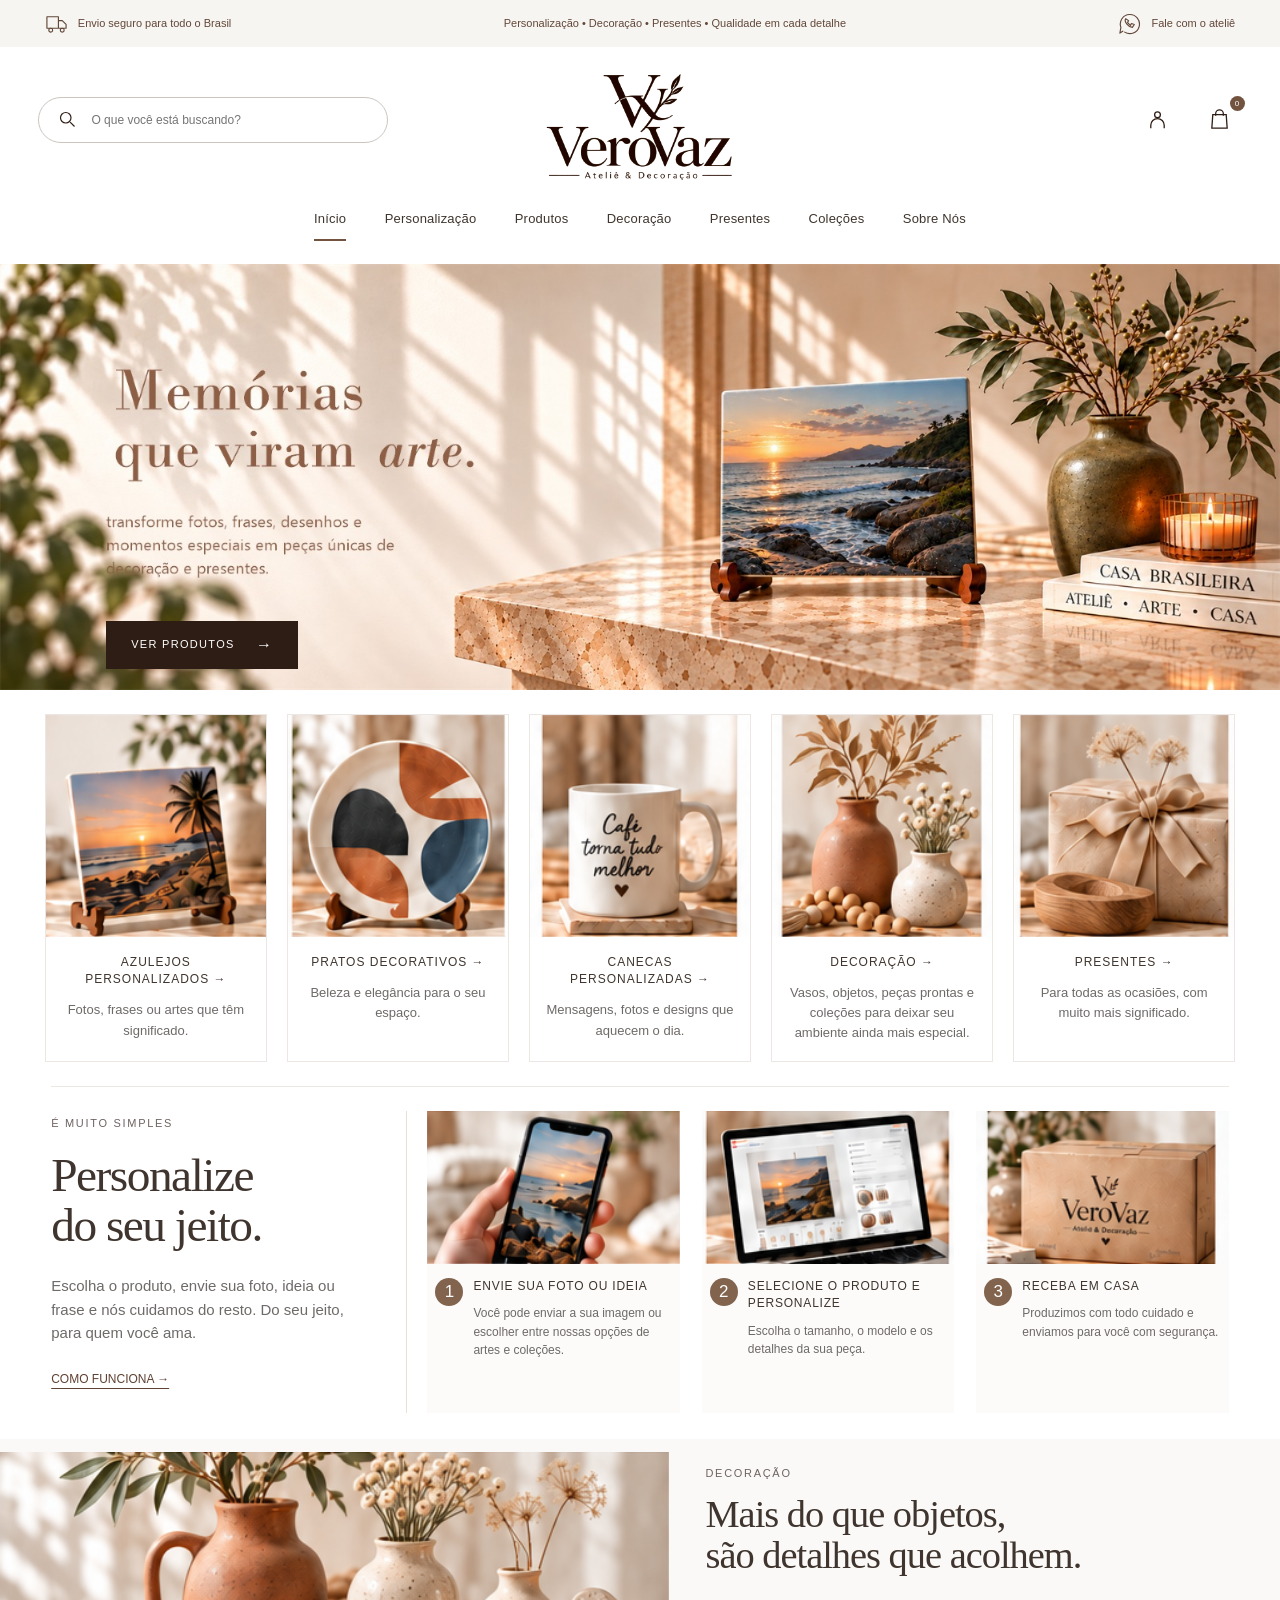
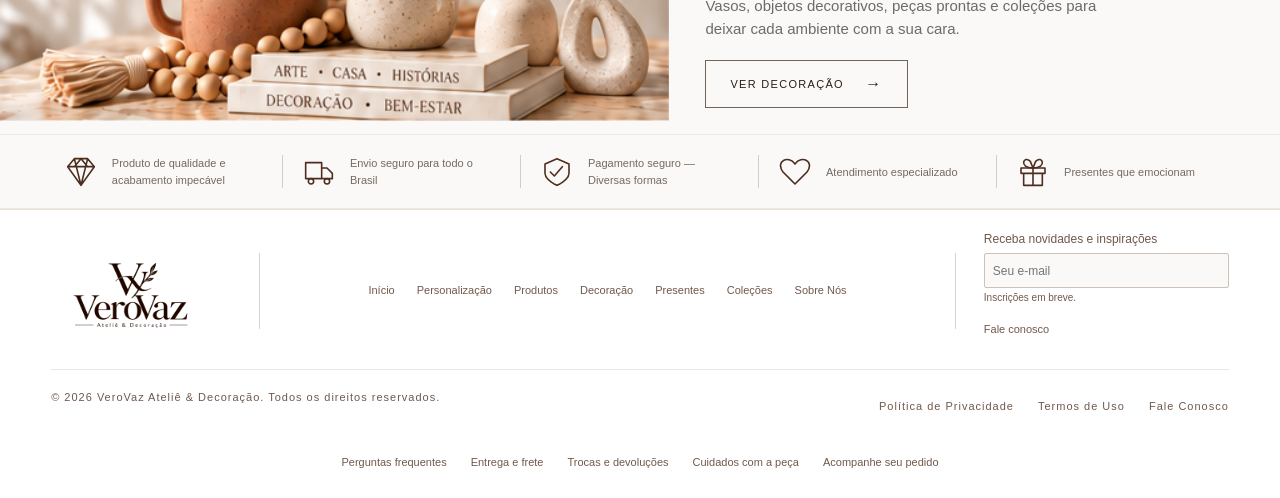
<file: index.html>
<!doctype html>
<html lang="pt-BR" data-v8-project="1b356c5c-c50d-4c4e-a16b-f3f3bafd2e45">

<head>
    <meta charset="utf-8">
    <meta name="viewport" content="width=device-width, initial-scale=1">
    <meta name="theme-color" content="#493325">
    <meta name="description" content="Personalização, decoração e presentes. Conheça azulejos, quadros, pratos e canecas no universo da VeroVaz Ateliê &amp; Decoração.">
    <title>VeroVaz Ateliê &amp; Decoração — Onde memórias viram arte</title>
    <link rel="icon" type="image/jpeg" href="/assets/brand/logo-verovaz.jpeg">
    <link rel="manifest" href="/manifest.webmanifest">
    <link rel="stylesheet" href="/css/styles.css?v=20261015-structure-cleanup">
    <script src="/config/storefront-config.js?v=20261015-structure-cleanup" defer></script>
    <script src="/js/v8-loader.js" data-project-id="1b356c5c-c50d-4c4e-a16b-f3f3bafd2e45" data-catalog="true" data-style="off" defer></script>
    <script src="/js/domain.js?v=20261015-structure-cleanup" defer></script>
    <script src="/js/private-cart.js?v=20261015-structure-cleanup" defer></script>
    <script src="/js/hero-config.js?v=20261015-structure-cleanup" defer></script>
    <script src="/js/components/hero-carousel.js?v=20261015-structure-cleanup" defer></script>
    <script src="/js/components/image-editor.js?v=20261015-structure-cleanup" defer></script>
    <script src="/js/app.js?v=20261015-structure-cleanup" defer></script>
</head>

<body>
    <div id="app"><a class="skip-link" href="#main-content">Pular para o conteúdo</a>
        <div class="brand-strip"><span><svg viewBox="0 0 24 24" width="26" height="26" fill="none" stroke="currentColor" stroke-width="1.2" stroke-linecap="round" stroke-linejoin="round" aria-hidden="true"><path d="M2 5h12v12H2zM14 9h4l4 4v4h-8"></path><circle cx="6" cy="19" r="2"></circle><circle cx="18" cy="19" r="2"></circle></svg> Envio seguro para todo o Brasil</span><span>Personalização • Decoração • Presentes • Qualidade em cada detalhe</span>
            <a
                href="#pagina/contato"><svg viewBox="0 0 24 24" width="26" height="26" fill="none" stroke="currentColor" stroke-width="1.2" stroke-linecap="round" stroke-linejoin="round" aria-hidden="true"><path d="M5 20 2 22l1-6a10 10 0 1 1 4 5"></path><path d="M8 7c-2 3 3 9 7 9l2-3-3-1-1 2-3-3 1-2Z"></path></svg>                Fale com o ateliê</a>
        </div>
        <header class="site-header shell">
            <form class="header-search" id="header-search" role="search"><button class="icon-button" aria-label="Buscar produtos"><svg viewBox="0 0 24 24" width="21" height="21" fill="none" stroke="currentColor" stroke-width="1.35" aria-hidden="true"><circle cx="10" cy="10" r="6"></circle><path d="m15 15 5 5"></path></svg></button>
                <input
                    name="query" type="search" aria-label="O que você está buscando?" placeholder="O que você está buscando?" value=""></form><a href="#inicio" class="brand brand-approved " aria-label="VeroVaz Ateliê &amp; Decoração, início"><img src="/assets/brand/logo-verovaz.jpeg" alt="VeroVaz Ateliê &amp; Decoração" width="1600" height="800"></a>
            <nav class="desktop-nav"
                aria-label="Principal"><a href="#inicio" aria-current="page">Início</a><a href="#personalize">Personalização</a><a href="#produtos">Produtos</a><a href="#produtos/decoracao">Decoração</a><a href="#produtos/presentes">Presentes</a><a href="#colecao">Coleções</a>
                <a
                    href="#historia">Sobre Nós</a>
            </nav>
            <div class="header-actions"><button class="icon-button compact-search" data-action="search" aria-label="Buscar produtos"><svg viewBox="0 0 24 24" width="21" height="21" fill="none" stroke="currentColor" stroke-width="1.35" aria-hidden="true"><circle cx="10" cy="10" r="6"></circle><path d="m15 15 5 5"></path></svg></button>
                <a
                    class="icon-button" href="#conta" aria-label="Conta e acompanhamento de pedidos"><svg viewBox="0 0 24 24" width="21" height="21" fill="none" stroke="currentColor" stroke-width="1.35" aria-hidden="true"><circle cx="12" cy="7" r="3"></circle><path d="M5 21v-3a7 7 0 0 1 14 0v3"></path></svg></a><a class="icon-button cart-icon"
                        href="#carrinho" aria-label="Carrinho, 0 itens"><svg viewBox="0 0 24 24" width="21" height="21" fill="none" stroke="currentColor" stroke-width="1.35" aria-hidden="true"><path d="M5 7h14l1 14H4L5 7Z"></path><path d="M8 8V6a4 4 0 0 1 8 0v2"></path></svg><span>0</span></a>
                    <button
                        class="icon-button mobile-toggle" data-action="menu" aria-label="Abrir menu" aria-controls="mobile-nav" aria-expanded="false"><svg viewBox="0 0 24 24" width="21" height="21" fill="none" stroke="currentColor" stroke-width="1.35" aria-hidden="true"><path d="M3 6h18M3 12h18M3 18h18"></path></svg></button>
            </div>
            <nav class="mobile-nav" id="mobile-nav" aria-label="Navegação móvel" hidden=""><a href="#inicio" aria-current="page">Início</a><a href="#personalize">Personalização</a><a href="#produtos">Produtos</a><a href="#produtos/decoracao">Decoração</a><a href="#produtos/presentes">Presentes</a><a href="#colecao">Coleções</a>
                <a
                    href="#historia">Sobre Nós</a>
            </nav>
        </header>


        <main id="main-content" tabindex="-1">
            <div class="approved-home clean-v5">
                <section class="editorial-hero hero-carousel" aria-label="Inspirações VeroVaz" aria-roledescription="carrossel" tabindex="0">
                    <div class="hero-slides">
                        <article class="hero-slide hero-embedded-copy" role="group" aria-roledescription="slide" aria-label="1 de 1">
                            <picture>
                                <source media="(max-width: 767.98px)" srcset="/assets/hero/banner-mobile.jpeg" type="image/jpeg">
                                <source media="(max-width: 767.98px)" srcset="/assets/hero/banner-mobile.jpeg">
                                <source srcset="/assets/hero/banner.jpeg" type="image/jpeg"><img src="/assets/hero/banner.jpeg" width="1920" height="640" alt="Azulejo com paisagem em suporte de madeira, vaso verde-militar, vela âmbar e livros em português." loading="eager" fetchpriority="high"></picture>
                            <div class="editorial-hero-copy">
                                <p class="eyebrow">PERSONALIZAÇÃO • DECORAÇÃO • PRESENTES</p>
                                <h1>Memórias<br>que viram <em>arte.</em></h1>
                                <p>Transforme fotos, frases, desenhos e momentos especiais em peças únicas de decoração e presentes.</p><a class="button" href="#produtos">VER PRODUTOS<span aria-hidden="true">→</span></a></div>
                        </article>
                    </div>
                    <div class="hero-controls" hidden=""><button type="button" data-hero="previous" aria-label="Slide anterior">←</button>
                        <div class="hero-dots"><button type="button" data-slide="0" aria-label="Ir para o slide 1" aria-current="true"><span></span></button></div><button type="button" data-hero="next" aria-label="Próximo slide">→</button></div><span class="sr-only hero-announcement"
                        role="status" aria-live="polite" aria-atomic="true"></span>
                </section>
                <section class="editorial-categories shell" aria-label="Encontre sua peça — deslize para explorar" tabindex="0">
                    <a class="editorial-category" href="#personalize">
                        <div class="v5-photo photo-tile" style="aspect-ratio:189/190"><img src="/assets/home/tile.webp" alt="Azulejo com fotografia do pôr do sol apoiado em madeira" width="189" height="190" loading="lazy"></div>
                        <div class="category-caption">
                            <h2>AZULEJOS PERSONALIZADOS<span aria-hidden="true"> →</span></h2>
                            <p>Fotos, frases ou artes que têm significado.</p>
                        </div>
                    </a>
                    <a class="editorial-category" href="#produtos/pratos">
                        <div class="v5-photo photo-plate" style="aspect-ratio:189/190"><img src="/assets/home/plate.webp" alt="Prato com composição geométrica em terracota, azul profundo, grafite e creme" width="189" height="190" loading="lazy"></div>
                        <div class="category-caption">
                            <h2>PRATOS DECORATIVOS<span aria-hidden="true"> →</span></h2>
                            <p>Beleza e elegância para o seu espaço.</p>
                        </div>
                    </a>
                    <a class="editorial-category" href="#produtos/canecas">
                        <div class="v5-photo photo-mug" style="aspect-ratio:189/190"><img src="/assets/home/mug.webp" alt="Caneca clara com frase e pequeno coração" width="189" height="190" loading="lazy"></div>
                        <div class="category-caption">
                            <h2>CANECAS PERSONALIZADAS<span aria-hidden="true"> →</span></h2>
                            <p>Mensagens, fotos e designs que aquecem o dia.</p>
                        </div>
                    </a>
                    <a class="editorial-category" href="#produtos/decoracao">
                        <div class="v5-photo photo-decor" style="aspect-ratio:189/190"><img src="/assets/home/decor.webp" alt="Vasos terracota e marfim com ramos secos, flores brancas e contas de madeira" width="189" height="190" loading="lazy"></div>
                        <div class="category-caption">
                            <h2>DECORAÇÃO<span aria-hidden="true"> →</span></h2>
                            <p>Vasos, objetos, peças prontas e coleções para deixar seu ambiente ainda mais especial.</p>
                        </div>
                    </a>
                    <a class="editorial-category" href="#produtos/presentes">
                        <div class="v5-photo photo-gift" style="aspect-ratio:189/190"><img src="/assets/home/gift.webp" alt="Presente com laço natural, recipiente artesanal de madeira e vaso claro com hastes secas" width="189" height="190" loading="lazy"></div>
                        <div class="category-caption">
                            <h2>PRESENTES<span aria-hidden="true"> →</span></h2>
                            <p>Para todas as ocasiões, com muito mais significado.</p>
                        </div>
                    </a>
                </section>
                <section class="editorial-process shell" aria-labelledby="process-title">
                    <div class="process-intro">
                        <p class="eyebrow">É MUITO SIMPLES</p>
                        <h2 id="process-title">Personalize<br>do seu jeito.</h2>
                        <p>Escolha o produto, envie sua foto, ideia ou frase e nós cuidamos do resto. Do seu jeito, para quem você ama.</p><a class="text-link" href="#pagina/como-funciona">COMO FUNCIONA →</a></div>
                    <ol tabindex="0" aria-label="Etapas da personalização — deslize para explorar">
                        <li>
                            <div class="v5-photo photo-phone" style="aspect-ratio:212/128"><img src="/assets/home/phone.webp" alt="Mão segurando celular com a fotografia escolhida" width="212" height="128" loading="lazy"></div>
                            <div class="process-caption"><span class="step-number">1</span>
                                <div>
                                    <h3>ENVIE SUA FOTO OU IDEIA</h3>
                                    <p>Você pode enviar a sua imagem ou escolher entre nossas opções de artes e coleções.</p>
                                </div>
                            </div>
                        </li>
                        <li>
                            <div class="v5-photo photo-editor" style="aspect-ratio:212/128"><img src="/assets/home/editor.webp" alt="Computador mostrando prévia e opções de personalização" width="212" height="128" loading="lazy"></div>
                            <div class="process-caption"><span class="step-number">2</span>
                                <div>
                                    <h3>SELECIONE O PRODUTO E PERSONALIZE</h3>
                                    <p>Escolha o tamanho, o modelo e os detalhes da sua peça.</p>
                                </div>
                            </div>
                        </li>
                        <li>
                            <div class="v5-photo photo-box" style="aspect-ratio:212/128"><img src="/assets/home/box.webp" alt="Caixa de papel kraft VeroVaz" width="212" height="128" loading="lazy"></div>
                            <div class="process-caption"><span class="step-number">3</span>
                                <div>
                                    <h3>RECEBA EM CASA</h3>
                                    <p>Produzimos com todo cuidado e enviamos para você com segurança.</p>
                                </div>
                            </div>
                        </li>
                    </ol>
                </section>
                <section class="editorial-decor">
                    <div class="v5-photo photo-detail" style="aspect-ratio:535/215"><img src="/assets/home/detail.webp" alt="Vaso terracota com alça, vasos claros com flores secas, contas de madeira, livros em português e escultura em pedra clara" width="535" height="215" loading="lazy"></div>
                    <div>
                        <p class="eyebrow">DECORAÇÃO</p>
                        <h2>Mais do que objetos,<br>são detalhes que acolhem.</h2>
                        <p>Vasos, objetos decorativos, peças prontas e coleções para deixar cada ambiente com a sua cara.</p><a class="button secondary" href="#colecao">VER DECORAÇÃO<span aria-hidden="true">↗</span></a></div>
                </section>
                <section class="v5-benefits" aria-label="Benefícios do ateliê">
                    <div><svg viewBox="0 0 24 24" width="26" height="26" fill="none" stroke="currentColor" stroke-width="1.2" stroke-linecap="round" stroke-linejoin="round" aria-hidden="true"><path d="M2 8 7 2h10l5 6-10 14ZM2 8h20M7 2l5 20 5-20M7 8l5-6 5 6"></path></svg><span>Produto de qualidade e acabamento impecável</span></div>
                    <div><svg viewBox="0 0 24 24" width="26" height="26" fill="none" stroke="currentColor" stroke-width="1.2" stroke-linecap="round" stroke-linejoin="round" aria-hidden="true"><path d="M2 5h12v12H2zM14 9h4l4 4v4h-8"></path><circle cx="6" cy="19" r="2"></circle><circle cx="18" cy="19" r="2"></circle></svg><span>Envio seguro para todo o Brasil</span></div>
                    <div><svg viewBox="0 0 24 24" width="26" height="26" fill="none" stroke="currentColor" stroke-width="1.2" stroke-linecap="round" stroke-linejoin="round" aria-hidden="true"><path d="m12 2 9 4v7c0 5-9 9-9 9S3 18 3 13V6Z"></path><path d="m7 12 3 3 6-7"></path></svg><span>Pagamento seguro — Diversas formas</span></div>
                    <div><svg viewBox="0 0 24 24" width="26" height="26" fill="none" stroke="currentColor" stroke-width="1.2" stroke-linecap="round" stroke-linejoin="round" aria-hidden="true"><path d="M12 21 3 12C-3 4 7-1 12 6c5-7 15-2 9 6Z"></path></svg><span>Atendimento especializado</span></div>
                    <div><svg viewBox="0 0 24 24" width="26" height="26" fill="none" stroke="currentColor" stroke-width="1.2" stroke-linecap="round" stroke-linejoin="round" aria-hidden="true"><path d="M3 9h18v4H3zM5 13v9h14v-9M12 9v13"></path><path d="M12 9C1 9 5-1 10 4l2 5c11 0 7-10 2-5Z"></path></svg><span>Presentes que emocionam</span></div>
                </section>
            </div>
        </main>
        <footer class="footer approved-footer v5-footer">
            <div class="shell v5-footer-main"><a href="#inicio" class="brand brand-approved brand-footer" aria-label="VeroVaz Ateliê &amp; Decoração, início"><img src="/assets/brand/logo-verovaz.jpeg" alt="VeroVaz Ateliê &amp; Decoração" width="1600" height="800"></a>
                <nav aria-label="Links do rodapé"><a href="#inicio">Início</a><a href="#personalize">Personalização</a><a href="#produtos">Produtos</a><a href="#produtos/decoracao">Decoração</a><a href="#produtos/presentes">Presentes</a><a href="#colecao">Coleções</a><a href="#historia">Sobre Nós</a></nav>
                <div
                    class="v5-subscribe"><label for="newsletter-email">Receba novidades e inspirações</label><input id="newsletter-email" type="email" placeholder="Seu e-mail" disabled="" aria-describedby="newsletter-status"><small id="newsletter-status">Inscrições em breve.</small>
                    <div
                        class="v5-socials"><a href="#pagina/contato">Fale conosco</a></div>
    </div>
    </div>
    <div class="shell footer-bottom"><span>© 2026 VeroVaz Ateliê &amp; Decoração. Todos os direitos reservados.</span>
        <div><a href="#pagina/privacidade">Política de Privacidade</a><a href="#pagina/termos">Termos de Uso</a><a href="#pagina/contato">Fale Conosco</a></div>
    </div>
    <nav class="shell v5-support" aria-label="Informações da loja"><a href="#pagina/faq">Perguntas frequentes</a><a href="#pagina/entrega">Entrega e frete</a><a href="#pagina/trocas">Trocas e devoluções</a><a href="#pagina/cuidados">Cuidados com a peça</a><a href="#conta">Acompanhe seu pedido</a></nav>
    </footer>
    </div><noscript>Ative o JavaScript para personalizar, navegar pelo catálogo e usar o carrinho.</noscript></body>

</html>
</file>
<file: css/styles.css>
/* VeroVaz Ateliê — estilos base consolidados */
@charset "UTF-8";
:root {
    --brown-deep: #493325;
    --brown: #75533e;
    --taupe: #a58e78;
    --beige: #e7d8c5;
    --cream: #f8f4ed;
    --champagne: #b89a65;
    --ink: #46382e;
    --muted: #7b6b5d;
    --line: #dfd3c4;
    --white: #fffcf7;
    --serif: Georgia, 'Times New Roman', serif;
    --sans: Arial, Helvetica, sans-serif;
    --space-xs: 8px;
    --space-sm: 16px;
    --space-md: 24px;
    --space-lg: 40px;
    --space-xl: 72px;
    --radius: 2px;
    color: var(--ink);
    background: var(--cream);
    font-family: var(--sans);
    font-synthesis: none
}

* {
    box-sizing: border-box
}

body {
    margin: 0
}

html {
    scroll-behavior: smooth
}

button,
input,
select,
textarea {
    font: inherit
}

button,
a,
input {
    touch-action: manipulation
}

button {
    cursor: pointer
}

button:disabled {
    cursor: not-allowed;
    opacity: .55
}

a {
    color: inherit;
    text-decoration: none
}

img {
    max-width: 100%;
    display: block
}

button,
input,
select {
    border-radius: var(--radius)
}

:is(a, button, input, select, textarea):focus-visible {
    outline: 3px solid #895d36;
    outline-offset: 4px
}

[hidden] {
    display: none !important
}

.shell {
    width: min(1300px, calc(100% - 104px));
    margin-inline: auto
}

.section {
    padding-block: var(--space-xl)
}

.page-section {
    padding-block: 36px 80px
}

h1,
h2,
h3,
p {
    margin-top: 0
}

h1,
h2,
h3 {
    font-family: var(--serif);
    font-weight: 400
}

h1 {
    font-size: clamp(43px, 5.3vw, 79px);
    line-height: 1.08;
    letter-spacing: -2.5px;
    margin-bottom: 24px
}

h2 {
    font-size: 42px;
    line-height: 1.15;
    letter-spacing: -1px;
    margin-bottom: 22px
}

h3 {
    font-size: 25px;
    line-height: 1.2
}

p {
    font-size: 14px;
    line-height: 1.85;
    color: var(--muted)
}

em {
    font-weight: 400;
    color: var(--brown)
}

.eyebrow {
    font-size: 9px;
    letter-spacing: 2.3px;
    font-weight: 600;
    line-height: 1.5;
    color: var(--brown);
    margin-bottom: 23px
}

.button {
    display: inline-flex;
    align-items: center;
    justify-content: center;
    gap: 30px;
    min-height: 49px;
    padding: 15px 22px;
    border: 1px solid var(--brown-deep);
    background: var(--brown-deep);
    color: var(--cream);
    font-size: 11px;
    font-weight: 600;
    line-height: 1.4
}

.button:hover:not(:disabled) {
    background: var(--brown)
}

.button.secondary {
    background: transparent;
    color: var(--brown-deep);
    border-color: var(--taupe)
}

.button.secondary:hover:not(:disabled) {
    background: #eadfce
}

.button.full {
    width: 100%
}

.text-link {
    font-size: 12px;
    text-decoration: underline;
    text-underline-offset: 5px;
    line-height: 1.7
}

.text-button {
    padding: 9px 0;
    border: 0;
    background: none;
    color: var(--brown);
    font-size: 11px;
    text-decoration: underline;
    text-underline-offset: 3px;
    min-height: 40px
}

.tiny-note {
    font-size: 10px;
    line-height: 1.7;
    color: var(--muted);
    margin-block: 12px
}

.skip-link {
    position: fixed;
    z-index: 20;
    top: -100px;
    left: 20px;
    background: white;
    padding: 15px
}

.skip-link:focus {
    top: 12px
}

.review-strip {
    text-align: center;
    background: var(--brown-deep);
    color: #f1e5d3;
    font-size: 8px;
    letter-spacing: 2px;
    padding: 10px 20px;
    line-height: 1.5
}

.review-strip span {
    letter-spacing: .4px;
    margin-left: 22px;
    color: #ecdfd0
}

.site-header {
    height: 115px;
    display: flex;
    justify-content: space-between;
    align-items: center;
    gap: 25px;
    position: relative
}

.brand {
    display: inline-block;
    flex-shrink: 0;
    font-family: var(--serif);
    font-size: 28px;
    letter-spacing: 3px;
    line-height: 1.15;
    text-align: center;
    color: var(--brown-deep)
}

.brand small {
    display: block;
    font: 9px var(--sans);
    letter-spacing: 6px;
    margin-top: 6px
}

.brand img {
    max-height: 58px;
    max-width: 200px
}

.desktop-nav {
    display: flex;
    gap: 23px;
    font-size: 11px
}

.desktop-nav a {
    padding: 15px 0;
    border-bottom: 1px solid transparent
}

.desktop-nav a[aria-current] {
    border-color: var(--brown)
}

.header-actions {
    display: flex;
    gap: 13px;
    align-items: center
}

.icon-button {
    display: flex;
    justify-content: center;
    align-items: center;
    border: 0;
    background: none;
    color: var(--brown-deep);
    min-width: 34px;
    min-height: 44px;
    padding: 6px
}

.cart-icon {
    position: relative
}

.cart-icon>span {
    position: absolute;
    right: -3px;
    top: 0;
    font-size: 8px;
    background: var(--brown);
    color: white;
    border-radius: 50%;
    width: 15px;
    height: 15px;
    display: grid;
    place-items: center
}

.mobile-toggle {
    display: none
}

.mobile-nav {
    position: absolute;
    top: 100%;
    left: 0;
    right: 0;
    z-index: 10;
    background: var(--cream);
    border: 1px solid var(--line);
    padding: 20px;
    box-shadow: 0 10px 20px #49332515
}

.mobile-nav a {
    display: block;
    padding: 12px
}

.inline-notice {
    border: 1px solid var(--line);
    padding: 12px 20px;
    font-size: 12px;
    line-height: 1.6;
    background: #efe4d2;
    margin-bottom: 20px
}

.inline-notice .text-button {
    margin-left: 15px
}

.hero {
    display: grid;
    grid-template-columns: .95fr 1.05fr;
    gap: 65px;
    align-items: center;
    padding-top: 10px;
    padding-bottom: 50px
}

.hero-copy {
    padding-block: 30px
}

.hero-copy h1 {
    font-size: clamp(54px, 5.7vw, 84px);
    margin-bottom: 25px
}

.hero-copy>p:not(.eyebrow) {
    font-size: 14px
}

.hero-actions {
    display: flex;
    gap: 28px;
    align-items: center;
    margin-top: 32px
}

.hero-copy .hero-note {
    font-size: 8px;
    letter-spacing: 1.9px;
    margin-top: 45px;
    color: var(--taupe)
}

.hero-visual {
    position: relative;
    margin-left: 10px
}

.reference-photo {
    position: relative;
    overflow: hidden;
    aspect-ratio: var(--photo-ratio);
    background: var(--beige);
    isolation: isolate
}

.reference-photo img {
    position: absolute;
    max-width: none;
    height: auto
}

.hero-photo {
    max-height: 570px;
    border-radius: 180px 180px 2px 2px
}

.hero-photo img {
    filter: saturate(.86)
}

.image-caption {
    position: absolute;
    left: 12px;
    bottom: 12px;
    background: #f8f4eded;
    color: var(--brown-deep);
    padding: 6px 9px;
    font-size: 8px;
    letter-spacing: .3px;
    z-index: 1
}

.hero-label {
    position: absolute;
    bottom: 65px;
    left: -38px;
    padding: 22px 30px;
    background: #f6f0e5;
    box-shadow: 0 5px 25px #49332512;
    border: 1px solid #ded0b8
}

.hero-label>span {
    display: block;
    font-size: 8px;
    letter-spacing: 2px;
    margin-bottom: 8px
}

.hero-label em {
    font-family: var(--serif);
    font-size: 25px
}

.entry-band {
    display: grid;
    grid-template-columns: 1fr 1fr;
    border-block: 1px solid var(--line);
    padding-block: 25px
}

.entry-band>a {
    display: flex;
    align-items: center;
    gap: 20px;
    padding-inline: 30px
}

.entry-band>a:first-child {
    border-right: 1px solid var(--line)
}

.entry-band>a>span:last-child {
    margin-left: auto;
    color: var(--brown)
}

.entry-number {
    font-family: var(--serif);
    font-size: 22px;
    color: var(--taupe)
}

.entry-band h2 {
    font-size: 24px;
    letter-spacing: -.3px;
    margin: 0 0 8px
}

.entry-band p {
    font-size: 11px;
    margin: 0
}

.personalize-entry {
    display: grid;
    grid-template-columns: 1fr 1fr;
    align-items: center;
    gap: 100px
}

.personalize-collage {
    position: relative;
    padding-right: 75px;
    padding-bottom: 35px
}

.entry-photo {
    max-height: 400px;
    aspect-ratio: 1
}

.small-photo {
    position: absolute;
    width: 43%;
    right: 0;
    bottom: 0;
    padding: 9px;
    background: var(--cream);
    box-shadow: 0 10px 25px #49332516
}

.personalize-collage>.image-caption {
    left: 8px;
    bottom: 43px;
    font-size: 7px
}

.section-copy h2 {
    font-size: 47px
}

.section-copy>p {
    max-width: 350px
}

.size-inline {
    font-size: 11px;
    letter-spacing: 1.5px;
    border-block: 1px solid var(--line);
    padding-block: 15px;
    margin: 25px 0;
    max-width: 350px
}

.size-inline span {
    margin-inline: 10px;
    color: var(--taupe)
}

.section-copy>.text-link {
    display: block;
    margin-top: 22px
}

.section-heading {
    display: flex;
    justify-content: space-between;
    align-items: end;
    gap: 30px;
    margin-bottom: 30px
}

.section-heading h2 {
    margin: 0
}

.section-heading .text-link {
    margin-bottom: 5px
}

.category-grid {
    display: grid;
    grid-template-columns: 1.15fr 1.15fr 1fr 1fr;
    gap: 21px
}

.category-card>.reference-photo {
    aspect-ratio: 0.82
}

.category-card>div:not(.reference-photo) {
    display: flex;
    justify-content: space-between;
    gap: 10px;
    align-items: center;
    margin-top: 18px
}

.category-card h3 {
    font-size: 23px;
    margin: 0
}

.category-card small {
    font-size: 9px;
    color: var(--muted);
    margin-top: 9px;
    display: block
}

.category-card:hover h3 {
    text-decoration: underline;
    text-underline-offset: 5px
}

.collection-feature {
    display: grid;
    grid-template-columns: 1fr 1fr;
    background: #e9ddcd;
    align-items: center;
    overflow: hidden
}

.collection-image {
    height: 410px;
    overflow: hidden
}

.collection-image>.reference-photo {
    max-width: 100%;
    width: 100%;
    aspect-ratio: 1
}

.collection-feature .section-copy {
    padding: 45px 65px
}

.collection-feature h2 {
    font-size: 61px
}

.collection-feature .eyebrow {
    font-size: 8px
}

.history-teaser {
    text-align: center;
    max-width: 800px;
    padding-block: 85px
}

.history-teaser h2 {
    font-size: 43px
}

.history-teaser p:not(.eyebrow) {
    font-size: 14px;
    margin-bottom: 25px
}

.footer {
    background: #eee5d8;
    border-top: 1px solid var(--line);
    padding-top: 48px
}

.footer-grid {
    display: grid;
    grid-template-columns: 1.5fr 1fr 1fr 1fr;
    gap: 40px
}

.footer .brand {
    font-size: 25px
}

.footer .brand small {
    font-size: 8px
}

.footer-grid>div:first-child p {
    font-family: var(--serif);
    font-style: italic;
    font-size: 16px;
    margin-top: 24px
}

.footer-grid>div:first-child>small {
    font-size: 9px;
    color: var(--muted)
}

.footer-grid h2 {
    font: 11px var(--sans);
    font-weight: 600;
    letter-spacing: .5px;
    margin: 0 0 20px
}

.footer-grid>div>a:not(.brand) {
    display: block;
    font-size: 10px;
    color: var(--muted);
    margin-bottom: 15px
}

.footer-bottom {
    display: flex;
    justify-content: space-between;
    gap: 20px;
    border-top: 1px solid #d7c7b2;
    margin-top: 35px;
    padding-block: 20px;
    font-size: 8px;
    color: var(--muted);
    letter-spacing: 1px
}

.page-intro {
    margin-bottom: 45px
}

.page-intro h1 {
    font-size: 49px;
    line-height: 1.13;
    letter-spacing: -1.4px
}

.page-intro p:last-child {
    font-size: 13px
}

.personalization-grid {
    display: grid;
    grid-template-columns: 1.15fr 1fr;
    gap: 75px;
    align-items: start
}

.preview-column {
    position: sticky;
    top: 20px
}

.wall-scene {
    height: 565px;
    position: relative;
    display: flex;
    justify-content: center;
    align-items: center;
    padding-bottom: 45px;
    background: radial-gradient(ellipse at 20% 20%, #f5ecdf, transparent 60%), linear-gradient(100deg, #d9c8b3, #ede2d2 65%, #d6c0a9);
    overflow: hidden
}

.wall-light {
    position: absolute;
    inset: 0;
    background: linear-gradient(118deg, transparent 0 35%, #fffcf544 35% 45%, transparent 45% 48%, #fffcf522 48% 63%, transparent 63%)
}

.wall-tile {
    position: relative;
    box-shadow: 6px 8px 10px #60442c33, 1px 1px 1px #f5ebdb;
    border: 2px solid #eee3d2;
    background: #f7f0e5;
    max-height: 75%;
    z-index: 2
}

.wall-tile canvas {
    width: 100%;
    height: 100%;
    position: absolute;
    inset: 0;
    display: block
}

.wall-tile>span {
    position: absolute;
    inset: 0;
    display: flex;
    align-items: center;
    justify-content: center;
    flex-direction: column;
    text-align: center;
    font: 17px var(--serif);
    line-height: 1.5;
    padding: 10px
}

.wall-tile>span em {
    font-size: 15px
}

.wall-shelf {
    position: absolute;
    bottom: 80px;
    height: 12px;
    width: 78%;
    background: linear-gradient(#b49672, #937654);
    box-shadow: 0 9px 9px #5b3c2633;
    left: 11%
}

.wall-vase {
    position: absolute;
    bottom: 92px;
    right: 17%;
    width: 44px;
    height: 65px;
    border-radius: 14px 14px 18px 18px;
    background: linear-gradient(90deg, #b48d6e, #d1b799 55%, #b79272);
    box-shadow: 5px 5px 8px #49332522
}

.wall-vase:before {
    content: '';
    position: absolute;
    left: 16px;
    width: 13px;
    top: -8px;
    height: 17px;
    background: #b29378;
    border-radius: 4px
}

.wall-scale {
    position: absolute;
    bottom: 20px;
    font-size: 7px;
    letter-spacing: 1px;
    color: #786451;
    text-align: center;
    padding-inline: 15px
}

.preview-caption {
    display: flex;
    gap: 20px;
    align-items: start;
    padding-block: 18px;
    border-bottom: 1px solid var(--line)
}

.preview-caption>span {
    font-size: 8px;
    letter-spacing: 1px;
    white-space: nowrap;
    padding-top: 5px
}

.preview-caption p {
    font-size: 10px;
    line-height: 1.6;
    margin: 0
}

.inspiration-row {
    display: flex;
    gap: 12px;
    align-items: center;
    margin-top: 23px
}

.inspiration-row>span {
    font-size: 8px;
    letter-spacing: 1px;
    writing-mode: vertical-rl;
    transform: rotate(180deg)
}

.inspiration-row figure {
    margin: 0;
    flex: 1;
    min-width: 0
}

.inspiration-row .reference-photo {
    aspect-ratio: .9
}

.inspiration-row figcaption {
    font-size: 10px;
    text-align: center;
    margin-top: 8px
}

.step {
    border: 0;
    border-bottom: 1px solid var(--line);
    padding: 0 0 22px;
    margin: 0 0 22px;
    min-width: 0
}

.step-title {
    font: 13px var(--sans);
    font-weight: 600;
    color: var(--brown-deep);
    padding: 0;
    margin-bottom: 20px;
    line-height: 1.6
}

.step-title>span {
    font-family: var(--serif);
    font-weight: 400;
    font-size: 16px;
    color: var(--taupe);
    margin-right: 13px
}

.step:disabled {
    opacity: .6
}

.upload-area {
    display: flex;
    flex-direction: column;
    align-items: center;
    text-align: center;
    padding: 20px 12px;
    border: 1px dashed #ac937a;
    background: #efe7da;
    cursor: pointer;
    gap: 8px
}

.upload-arrow {
    font-size: 27px;
    font-weight: 300
}

.upload-area strong {
    font-size: 12px
}

.upload-area small {
    font-size: 9px;
    color: var(--muted)
}

#image-file {
    font-size: 10px;
    width: 100%;
    margin-top: 12px
}

#image-file::file-selector-button {
    background: var(--cream);
    border: 1px solid var(--taupe);
    padding: 8px 12px;
    color: var(--brown);
    margin-right: 10px
}

.form-message {
    font-size: 11px;
    line-height: 1.7;
    margin-top: 12px
}

.size-choices {
    display: flex;
    gap: 10px
}

.size-choices label {
    flex: 1;
    position: relative
}

.size-choices input {
    position: absolute;
    opacity: 0;
    width: 100%;
    height: 100%;
    margin: 0;
    cursor: pointer
}

.size-choices span {
    display: block;
    text-align: center;
    padding: 15px 8px;
    font-size: 12px;
    border: 1px solid var(--line)
}

.size-choices input:checked+span {
    border-color: var(--brown);
    background: #e9ddcd
}

.size-choices input:focus-visible+span {
    outline: 3px solid #895d36;
    outline-offset: 3px
}

.orientation {
    display: flex;
    gap: 30px;
    margin-bottom: 25px;
    font-size: 12px
}

.orientation input,
.confirmation input {
    accent-color: var(--brown)
}

.slider-label {
    display: grid;
    grid-template-columns: 135px 1fr;
    align-items: center;
    gap: 20px;
    font-size: 11px;
    margin-bottom: 14px
}

.slider-label input {
    width: 100%;
    accent-color: var(--brown);
    min-height: 28px
}

.confirmation {
    font-size: 11px;
    line-height: 1.7;
    display: flex;
    gap: 10px;
    align-items: start
}

.confirmation input {
    margin-top: 3px
}

.purchase-summary {
    display: flex;
    flex-direction: column;
    gap: 10px;
    border-bottom: 1px solid var(--line);
    padding-bottom: 23px
}

.purchase-summary>span {
    font-size: 11px
}

.purchase-summary strong {
    font: 25px var(--serif)
}

.purchase-summary small {
    font-size: 10px;
    color: var(--muted)
}

.shipping-panel {
    padding-block: 23px
}

.shipping-panel h2 {
    font-size: 23px;
    letter-spacing: -.3px;
    margin-bottom: 18px
}

.shipping-panel label {
    display: block;
    font-size: 10px;
    margin-bottom: 9px
}

.cep-row {
    display: flex;
    gap: 10px
}

.cep-row input {
    width: 100%;
    min-width: 0;
    border: 1px solid var(--line);
    background: var(--white);
    padding: 12px;
    color: var(--ink);
    font-size: 13px
}

.cep-row .button {
    padding: 12px 17px;
    font-size: 10px;
    min-height: 44px
}

.shipping-panel dl,
.cart-summary dl,
.product-specs {
    margin: 20px 0 0;
    font-size: 11px
}

.shipping-panel dl>div,
.cart-summary dl>div,
.product-specs>div {
    display: flex;
    justify-content: space-between;
    gap: 20px;
    margin-bottom: 12px;
    line-height: 1.5
}

.shipping-panel dd,
.cart-summary dd,
.product-specs dd {
    margin: 0;
    color: var(--muted);
    text-align: right
}

.catalog-controls {
    display: flex;
    gap: 20px;
    align-items: end;
    padding: 23px;
    background: #eee5d8;
    margin-bottom: 35px
}

.catalog-controls label {
    font-size: 11px;
    flex: 1;
    min-width: 0
}

.catalog-controls input,
.catalog-controls select,
.tracking-form input {
    display: block;
    margin-top: 10px;
    border: 1px solid #cbbda9;
    padding: 13px;
    background: var(--white);
    color: var(--ink);
    width: 100%;
    min-height: 45px
}

.empty-state {
    padding: 55px 30px;
    text-align: center;
    border: 1px solid var(--line);
    margin-block: 25px
}

.empty-state h2 {
    font-size: 29px
}

.empty-state p {
    font-size: 12px
}

.live-product-grid {
    display: grid;
    grid-template-columns: repeat(3, minmax(0, 1fr));
    gap: 35px 24px
}

.live-product-card>img,
.photo-pending {
    width: 100%;
    aspect-ratio: .9;
    object-fit: cover;
    background: var(--beige)
}

.photo-pending {
    display: grid;
    place-items: center;
    color: var(--muted);
    font-size: 11px
}

.live-product-card .eyebrow {
    margin: 20px 0 12px;
    font-size: 8px
}

.live-product-card h2 {
    font-size: 25px;
    margin-bottom: 14px
}

.live-product-card p {
    font-size: 13px;
    color: var(--brown);
    margin-bottom: 6px
}

.live-product-card small {
    font-size: 10px;
    color: var(--muted)
}

.product-detail {
    display: grid;
    grid-template-columns: 1.05fr 1fr;
    gap: 70px;
    margin-top: 30px
}

.product-photo>img {
    width: 100%;
    max-height: 680px;
    object-fit: contain;
    background: #eee5d8
}

.product-detail h1 {
    font-size: 43px;
    letter-spacing: -1.4px
}

.product-detail .product-price {
    font-family: var(--serif);
    font-size: 28px;
    color: var(--brown-deep)
}

.product-specs {
    border-block: 1px solid var(--line);
    padding-block: 20px
}

.quantity-label {
    display: flex;
    align-items: center;
    gap: 25px;
    font-size: 12px;
    margin-top: 25px
}

.quantity-label input {
    max-width: 90px;
    padding: 11px;
    border: 1px solid var(--line);
    background: var(--white)
}

.story-page h1 {
    font-size: 55px
}

.story-grid {
    display: grid;
    grid-template-columns: 1.1fr 1fr;
    gap: 25px 65px;
    margin-top: 50px;
    align-items: center
}

.story-grid h2 {
    font-size: 31px
}

.story-grid>.reference-photo {
    max-height: 380px
}

.story-grid>.tiny-note {
    grid-column: 2;
    margin-top: 0
}

.editorial-pending {
    font-size: 11px;
    border-top: 1px solid var(--line);
    padding-top: 22px;
    margin-top: 30px
}

.editorial-page {
    max-width: 820px;
    min-height: 450px;
    padding-top: 55px
}

.editorial-page h1 {
    font-size: 48px;
    letter-spacing: -1.5px
}

.editorial-text {
    font-size: 14px;
    color: var(--muted);
    white-space: pre-line;
    line-height: 1.9;
    margin-bottom: 35px
}

.cart-layout {
    display: grid;
    grid-template-columns: 1.2fr 1fr;
    gap: 65px;
    align-items: start
}

.cart-item {
    display: grid;
    grid-template-columns: 110px 1fr;
    gap: 25px;
    padding-bottom: 25px;
    border-bottom: 1px solid var(--line);
    margin-bottom: 25px
}

.cart-item>img {
    width: 110px;
    height: 145px;
    object-fit: contain;
    background: #e9dece
}

.cart-item h2 {
    font-size: 24px;
    margin-bottom: 10px
}

.cart-item p {
    font-size: 11px;
    margin-bottom: 9px
}

.cart-placeholder {
    width: 110px;
    height: 145px;
    display: grid;
    place-items: center;
    background: var(--beige);
    font: 12px var(--serif)
}

.draft-tag {
    font-size: 7px;
    letter-spacing: 1px;
    color: var(--brown);
    background: #ecdfca;
    padding: 5px 8px;
    display: inline-block;
    margin-bottom: 10px
}

.quantity-control {
    display: flex;
    gap: 15px;
    align-items: center;
    font-size: 12px
}

.quantity-control>button:not(.text-button) {
    border: 1px solid var(--line);
    background: transparent;
    width: 34px;
    height: 36px;
    color: var(--brown)
}

.quantity-control>.text-button {
    margin-left: 15px
}

.cart-summary {
    background: #efe6d8;
    padding: 30px
}

.cart-summary>h2 {
    font-size: 28px
}

.cart-summary .total {
    border-top: 1px solid #cfbea5;
    padding-top: 17px;
    font-weight: 600;
    margin-top: 20px
}

.cart-summary .shipping-panel {
    border-top: 1px solid #cfbea5;
    margin-top: 25px
}

.tracking-form {
    display: grid;
    gap: 20px;
    margin: 30px 0;
    font-size: 12px
}

.tracking-form button {
    justify-self: start
}

#tracking-result {
    font-size: 13px;
    line-height: 1.8
}

@media(min-width:1550px) {
    .hero-photo {
        max-height: 630px
    }
    .hero {
        gap: 100px
    }
    .hero-copy h1 {
        font-size: 88px
    }
}

@media(max-width:1100px) {
    .shell {
        width: calc(100% - 56px)
    }
    .desktop-nav {
        gap: 14px;
        font-size: 10px
    }
    .brand {
        font-size: 24px
    }
    .header-actions {
        gap: 7px
    }
    .hero {
        gap: 35px
    }
    .hero-actions {
        gap: 19px;
        flex-wrap: wrap
    }
    .hero-copy h1 {
        font-size: 64px
    }
    .hero-photo {
        max-height: 510px
    }
    .hero-label {
        left: -15px
    }
    .personalize-entry {
        gap: 50px
    }
    .section-copy h2 {
        font-size: 41px
    }
    .category-grid {
        gap: 15px
    }
    .category-card h3 {
        font-size: 21px
    }
    .collection-feature .section-copy {
        padding: 35px 40px
    }
    .collection-feature h2 {
        font-size: 49px
    }
    .personalization-grid {
        gap: 35px
    }
    .wall-scene {
        height: 480px
    }
    .cart-layout {
        gap: 30px
    }
    .product-detail {
        gap: 35px
    }
    .footer-grid {
        gap: 25px
    }
}

@media(max-width:800px) {
    .desktop-nav {
        display: none
    }
    .mobile-toggle {
        display: flex
    }
    .site-header {
        height: 90px
    }
    .hero-copy h1 {
        font-size: 56px
    }
    .hero-photo {
        border-radius: 110px 110px 2px 2px
    }
    .hero-label {
        display: none
    }
    .hero-note {
        display: none
    }
    .hero-actions {
        display: grid;
        justify-items: start
    }
    .category-grid {
        grid-template-columns: repeat(2, minmax(0, 1fr));
        gap: 25px 18px
    }
    .category-card>.reference-photo {
        aspect-ratio: 1
    }
    .category-card.priority>.reference-photo {
        aspect-ratio: .85
    }
    .personalization-grid {
        grid-template-columns: 1fr 1fr;
        gap: 25px
    }
    .size-choices {
        flex-direction: column;
        gap: 8px
    }
    .size-choices span {
        padding: 12px
    }
    .wall-scene {
        height: 410px
    }
    .slider-label {
        grid-template-columns: 100px 1fr;
        gap: 10px
    }
    .preview-caption {
        display: block
    }
    .preview-caption p {
        margin-top: 10px
    }
    .wall-scale {
        font-size: 6px
    }
    .footer-grid {
        grid-template-columns: 1.2fr 1fr;
        gap: 35px
    }
    .entry-band>a {
        padding-inline: 15px;
        gap: 13px
    }
    .entry-band h2 {
        font-size: 21px
    }
    .entry-number {
        font-size: 18px
    }
    .live-product-grid {
        grid-template-columns: repeat(2, minmax(0, 1fr))
    }
}

@media(max-width:600px) {
    :root {
        --space-xl: 48px
    }
    .shell {
        width: calc(100% - 36px)
    }
    .review-strip {
        font-size: 7px;
        padding: 8px 10px
    }
    .review-strip>span {
        display: block;
        font-size: 7px;
        margin: 3px 0 0
    }
    .site-header {
        height: 85px;
        gap: 12px
    }
    .brand {
        font-size: 23px;
        letter-spacing: 2.5px
    }
    .brand small {
        font-size: 8px;
        letter-spacing: 5px
    }
    .header-actions {
        gap: 0
    }
    .icon-button {
        min-width: 31px
    }
    .icon-button svg {
        width: 18px;
        height: 18px
    }
    .hero {
        grid-template-columns: 1fr;
        gap: 12px;
        padding-top: 10px;
        padding-bottom: 30px
    }
    .hero-copy {
        padding-block: 18px 25px
    }
    .hero .eyebrow {
        font-size: 8px;
        margin-bottom: 20px
    }
    .hero-copy h1 {
        font-size: 61px;
        letter-spacing: -2.5px;
        line-height: 1.07;
        margin-bottom: 20px
    }
    .hero-copy>p:not(.eyebrow) {
        font-size: 12px
    }
    .hero-actions {
        margin-top: 25px;
        gap: 21px;
        display: flex;
        flex-wrap: wrap
    }
    .button {
        font-size: 10px;
        min-height: 47px;
        padding: 14px 18px;
        gap: 20px
    }
    .hero-actions>.text-link {
        font-size: 11px
    }
    .hero-visual {
        margin-left: 0
    }
    .hero-photo {
        max-height: 450px;
        border-radius: 130px 130px 2px 2px
    }
    .hero-label {
        display: block;
        left: 12px;
        bottom: 50px;
        padding: 15px 20px
    }
    .hero-label>span {
        font-size: 7px
    }
    .hero-label em {
        font-size: 22px
    }
    .image-caption {
        font-size: 7px;
        left: 8px;
        bottom: 8px
    }
    .entry-band {
        grid-template-columns: 1fr;
        padding-block: 5px
    }
    .entry-band>a {
        padding: 20px 8px
    }
    .entry-band>a:first-child {
        border-right: 0;
        border-bottom: 1px solid var(--line)
    }
    .entry-band h2 {
        font-size: 23px
    }
    .entry-band p {
        font-size: 10px
    }
    .personalize-entry {
        grid-template-columns: 1fr;
        gap: 35px
    }
    .personalize-collage {
        padding-right: 55px;
        padding-bottom: 25px
    }
    .entry-photo {
        max-height: 355px
    }
    .personalize-collage>.image-caption {
        bottom: 33px;
        max-width: 60%;
        line-height: 1.5
    }
    .section-copy h2 {
        font-size: 39px
    }
    .section-copy>p {
        font-size: 12px
    }
    .section-copy .eyebrow {
        font-size: 8px
    }
    .size-inline {
        font-size: 10px;
        letter-spacing: 1px;
        margin-block: 22px
    }
    .section-heading {
        display: block
    }
    .section-heading h2 {
        font-size: 38px
    }
    .section-heading>.text-link {
        display: inline-block;
        margin-top: 18px
    }
    .category-grid {
        gap: 25px 14px
    }
    .category-card h3 {
        font-size: 21px
    }
    .category-card small {
        font-size: 8px
    }
    .collection-feature {
        grid-template-columns: 1fr
    }
    .collection-image {
        height: 320px
    }
    .collection-image>.reference-photo {
        aspect-ratio: 1.1
    }
    .collection-feature .section-copy {
        padding: 35px 27px
    }
    .collection-feature h2 {
        font-size: 49px;
        margin-bottom: 19px
    }
    .history-teaser {
        padding-block: 55px
    }
    .history-teaser h2 {
        font-size: 34px
    }
    .history-teaser p:not(.eyebrow) {
        font-size: 12px
    }
    .footer {
        padding-top: 35px
    }
    .footer-grid {
        gap: 30px 22px
    }
    .footer-grid>div:first-child {
        grid-column: 1/-1
    }
    .footer-grid h2 {
        font-size: 11px
    }
    .footer-grid>div:first-child p {
        margin-bottom: 12px
    }
    .footer-bottom {
        flex-direction: column;
        gap: 12px;
        font-size: 7px;
        line-height: 1.6
    }
    .page-section {
        padding-top: 25px;
        padding-bottom: 50px
    }
    .page-intro {
        margin-bottom: 25px
    }
    .page-intro h1 {
        font-size: 39px;
        letter-spacing: -1.4px
    }
    .page-intro .eyebrow {
        font-size: 8px;
        letter-spacing: 1.6px
    }
    .page-intro p:last-child {
        font-size: 12px
    }
    .personalization-grid {
        grid-template-columns: 1fr;
        gap: 30px
    }
    .preview-column {
        position: static
    }
    .wall-scene {
        height: 400px
    }
    .wall-tile>span {
        font-size: 15px
    }
    .wall-tile>span em {
        font-size: 13px
    }
    .wall-scale {
        font-size: 6px
    }
    .preview-caption {
        display: flex
    }
    .preview-caption>span {
        font-size: 7px
    }
    .preview-caption p {
        margin: 0;
        font-size: 9px
    }
    .inspiration-row {
        gap: 10px;
        margin-top: 20px
    }
    .inspiration-row>span {
        font-size: 7px
    }
    .inspiration-row figcaption {
        font-size: 9px
    }
    .size-choices {
        flex-direction: row
    }
    .size-choices span {
        font-size: 11px;
        padding: 14px 7px
    }
    .slider-label {
        grid-template-columns: 120px 1fr;
        font-size: 11px;
        gap: 20px
    }
    .step {
        padding-bottom: 20px;
        margin-bottom: 20px
    }
    .step-title {
        font-size: 12px
    }
    .purchase-summary strong {
        font-size: 25px
    }
    .catalog-controls {
        flex-wrap: wrap;
        padding: 18px;
        gap: 18px
    }
    .catalog-controls label {
        flex-basis: 100%
    }
    .catalog-controls button {
        width: 100%
    }
    .empty-state {
        padding: 35px 18px
    }
    .empty-state h2 {
        font-size: 26px
    }
    .empty-state p {
        font-size: 11px
    }
    .live-product-grid {
        gap: 25px 15px
    }
    .live-product-card h2 {
        font-size: 20px
    }
    .live-product-card .eyebrow {
        font-size: 7px;
        margin-top: 13px;
        letter-spacing: 1px
    }
    .live-product-card small {
        font-size: 9px
    }
    .product-detail {
        grid-template-columns: 1fr;
        gap: 30px;
        margin-top: 22px
    }
    .product-detail h1 {
        font-size: 37px
    }
    .product-photo>img {
        max-height: 450px
    }
    .story-page h1 {
        font-size: 40px
    }
    .story-grid {
        grid-template-columns: 1fr;
        gap: 22px;
        margin-top: 30px
    }
    .story-grid>.tiny-note {
        grid-column: 1
    }
    .story-grid h2 {
        font-size: 28px
    }
    .editorial-page {
        padding-top: 35px;
        min-height: 400px
    }
    .editorial-page h1 {
        font-size: 39px
    }
    .editorial-text {
        font-size: 13px
    }
    .cart-layout {
        grid-template-columns: 1fr;
        gap: 25px
    }
    .cart-item {
        grid-template-columns: 90px 1fr;
        gap: 18px
    }
    .cart-item>img,
    .cart-placeholder {
        width: 90px;
        height: 130px
    }
    .cart-item h2 {
        font-size: 22px
    }
    .cart-summary {
        padding: 24px
    }
    .quantity-control {
        gap: 11px
    }
    .quantity-control>.text-button {
        margin-left: 5px
    }
    .tiny-note {
        font-size: 9px
    }
    .brand img {
        max-width: 155px;
        max-height: 50px
    }
}

@media(prefers-reduced-motion:reduce) {
    html {
        scroll-behavior: auto
    }
}

.example-wall {
    background: #e4d5c2;
    padding: 12px 10px 17px
}

.example-tile {
    border: 2px solid #f4eada;
    box-shadow: 3px 4px 5px #49332533
}

.example-tile .reference-photo {
    aspect-ratio: 7/10
}

.brand:has(.brand-symbol) {
    display: inline-flex;
    align-items: center;
    gap: 12px
}

.brand img.brand-symbol {
    height: 50px;
    width: auto;
    max-width: 50px
}

/* Vero Vaz: editorial identity, retaining commerce and editor components. */

:root {
    --cream: #faf7f0;
    --white: #fffdf8;
    --brown-deep: #352c27;
    --brown: #544238;
    --taupe: #9d8974;
    --beige: #e9dfd0;
    --muted: #786b60;
    --line: #dfd5c7;
    --ink: #352c27
}

body {
    background: var(--cream)
}

.shell {
    max-width: 1240px
}

.review-strip {
    background: #352c27;
    color: #faf7f0;
    font-size: 9px;
    letter-spacing: 1.3px;
    padding: 10px 16px
}

.site-header {
    height: 140px;
    border-bottom: 1px solid var(--line);
    margin-bottom: 28px
}

.brand {
    display: inline-flex;
    align-items: center;
    flex-shrink: 0
}

.brand img {
    display: block;
    width: 126px;
    height: 126px;
    max-width: none;
    max-height: none;
    object-fit: contain
}

.desktop-nav {
    font-size: 12px;
    gap: 30px
}

.hero {
    grid-template-columns: .9fr 1.15fr;
    gap: 45px;
    padding-block: 30px 55px
}

.hero-copy h1 {
    font-size: clamp(48px, 4.8vw, 72px);
    line-height: 1.06;
    letter-spacing: -2px
}

.hero-copy h1 em {
    display: block
}

.hero-copy>p:not(.eyebrow) {
    max-width: 355px;
    font-size: 15px;
    line-height: 1.85
}

.hero .eyebrow {
    font-size: 9px;
    letter-spacing: 1.9px
}

.hero-actions {
    gap: 12px;
    flex-wrap: wrap
}

.hero-actions .button {
    padding: 16px 21px;
    font-size: 10px;
    gap: 20px
}

.hero-copy .hero-note {
    font-size: 8px;
    margin-top: 28px
}

.hero-visual {
    margin: 0;
    min-width: 0
}

.scene-photo {
    position: relative;
    overflow: hidden;
    background: #e9dfd0;
    aspect-ratio: 1;
    isolation: isolate
}

.scene-photo img {
    display: block;
    width: 100%;
    height: 100%;
    object-fit: cover
}

.scene-all {
    aspect-ratio: 3/2
}

.hero-scene {
    aspect-ratio: 1.12;
    border-radius: 180px 180px 2px 2px
}

.hero-scene img {
    object-fit: cover
}

.scene-frame img {
    width: 260%;
    height: 180%;
    max-width: none;
    object-fit: cover;
    position: absolute;
    left: 0;
    top: 0
}

.scene-tile img {
    width: 300%;
    height: 200%;
    max-width: none;
    object-fit: cover;
    position: absolute;
    left: -95%;
    top: -75%
}

.scene-plate img {
    width: 285%;
    height: 190%;
    max-width: none;
    object-fit: cover;
    position: absolute;
    right: 0;
    top: -53%
}

.scene-mug img {
    width: 300%;
    height: 200%;
    max-width: none;
    object-fit: cover;
    position: absolute;
    left: -80%;
    bottom: 0
}

.image-caption {
    font-size: 9px;
    line-height: 1.5;
    background: #faf7f0eb
}

.section {
    padding-block: 65px
}

.section-heading h2,
.how-section h2,
.faq-section h2 {
    font-size: 40px;
    line-height: 1.15
}

.categories-section {
    border-top: 1px solid var(--line)
}

.category-grid {
    grid-template-columns: repeat(4, minmax(0, 1fr));
    gap: 24px
}

.category-card .scene-photo {
    aspect-ratio: .92
}

.category-card h3 {
    font-size: 27px
}

.category-card p {
    font-size: 12px;
    line-height: 1.8;
    margin-top: 12px
}

.personalize-entry {
    gap: 85px
}

.personalize-collage {
    padding: 0;
    position: relative
}

.personalize-photo {
    aspect-ratio: 1.12
}

.personalize-entry .section-copy h2 {
    font-size: 43px
}

.personalize-entry .tiny-note {
    font-size: 11px;
    margin-top: 18px
}

.collection-feature {
    background: #ece4d8;
    grid-template-columns: 1fr 1fr
}

.collection-image {
    height: 100%;
    min-height: 520px
}

.collection-image>.scene-photo {
    height: 100%;
    min-height: 520px;
    aspect-ratio: auto
}

.collection-feature .section-copy {
    padding: 50px
}

.collection-feature h2 {
    font-size: 53px
}

.frame-paths {
    display: grid;
    grid-template-columns: 1fr 1fr;
    gap: 20px;
    margin: 25px 0;
    border-block: 1px solid #cdbda7;
    padding: 22px 0
}

.frame-paths a {
    font-size: 12px;
    line-height: 1.6
}

.frame-paths span {
    display: block;
    color: var(--muted);
    font-size: 11px;
    margin-top: 8px
}

.how-section {
    text-align: center
}

.how-grid {
    display: grid;
    grid-template-columns: repeat(4, 1fr);
    gap: 35px;
    list-style: none;
    padding: 0;
    margin: 40px 0 0;
    text-align: left
}

.how-grid li {
    border-top: 1px solid var(--line);
    padding-top: 22px
}

.how-grid li>span {
    font: italic 28px var(--serif);
    color: var(--taupe)
}

.how-grid h3 {
    font: 24px var(--serif);
    margin: 20px 0 12px
}

.how-grid p {
    font-size: 12px;
    line-height: 1.85
}

.inspiration-section {
    background: #f0e9dd;
    padding-block: 60px
}

.inspiration-grid {
    display: grid;
    grid-template-columns: 1.2fr 1fr 1fr;
    gap: 24px
}

.inspiration-grid figure {
    margin: 0
}

.inspiration-grid .scene-photo {
    aspect-ratio: 1.2
}

.inspiration-grid figcaption {
    font: 21px var(--serif);
    padding-top: 18px
}

.inspiration-section .section-heading>p {
    font-size: 12px
}

.catalog-soon {
    border-block: 1px solid var(--line);
    padding: 35px 0;
    display: flex;
    flex-direction: column;
    gap: 15px;
    align-items: flex-start
}

.catalog-soon p {
    font: 27px var(--serif);
    margin: 0;
    color: var(--brown-deep)
}

.catalog-soon span {
    font-size: 13px;
    color: var(--muted)
}

.about-section {
    display: grid;
    grid-template-columns: 1fr 1fr;
    gap: 90px;
    border-block: 1px solid var(--line);
    padding-block: 55px
}

.about-section h2 {
    font-size: 45px;
    line-height: 1.2;
    margin: 0
}

.about-section p:not(.eyebrow) {
    font-size: 14px;
    line-height: 1.9
}

.faq-section {
    display: grid;
    grid-template-columns: .8fr 1.2fr;
    gap: 70px
}

.faq-list details {
    border-bottom: 1px solid var(--line);
    padding: 20px 0
}

.faq-list details:first-child {
    border-top: 1px solid var(--line)
}

.faq-list summary {
    display: flex;
    align-items: center;
    justify-content: space-between;
    gap: 20px;
    cursor: pointer;
    list-style: none;
    font-size: 14px;
    line-height: 1.6
}

.faq-list summary::-webkit-details-marker {
    display: none
}

.faq-list summary span {
    font-size: 21px;
    color: var(--taupe)
}

.faq-list details[open] summary span {
    transform: rotate(45deg)
}

.faq-list p {
    font-size: 13px;
    line-height: 1.9;
    margin: 15px 25px 0 0
}

.footer {
    background: #eae1d4
}

.footer .brand img {
    width: 160px;
    height: 160px
}

.footer-grid>div:first-child p {
    margin-top: 12px
}

.footer-grid>div>a:not(.brand),
.social-pending {
    font-size: 12px;
    line-height: 1.6
}

.social-pending {
    display: block;
    color: var(--muted);
    margin-bottom: 15px
}

.footer-bottom {
    font-size: 9px
}

.editorial-page .faq-list {
    margin-top: 35px
}

@media(max-width:1000px) {
    .hero {
        gap: 25px
    }
    .hero-copy h1 {
        font-size: 56px
    }
    .desktop-nav {
        gap: 18px
    }
    .personalize-entry {
        gap: 40px
    }
    .collection-feature .section-copy {
        padding: 30px
    }
    .frame-paths {
        grid-template-columns: 1fr
    }
    .category-grid {
        gap: 16px
    }
    .how-grid {
        gap: 20px
    }
    .faq-section {
        gap: 35px
    }
}

@media(max-width:800px) {
    .site-header {
        height: 115px
    }
    .brand img {
        width: 105px;
        height: 105px
    }
    .hero {
        grid-template-columns: 1fr 1fr
    }
    .hero-copy h1 {
        font-size: 45px
    }
    .hero .eyebrow {
        line-height: 1.8
    }
    .hero-copy>p:not(.eyebrow) {
        font-size: 13px
    }
    .hero-actions {
        display: flex
    }
    .hero-scene {
        border-radius: 120px 120px 2px 2px;
        aspect-ratio: .85
    }
    .category-grid {
        grid-template-columns: repeat(2, 1fr)
    }
    .how-grid {
        grid-template-columns: repeat(2, 1fr)
    }
    .about-section {
        gap: 35px
    }
    .inspiration-grid {
        gap: 16px
    }
    .inspiration-grid figcaption {
        font-size: 18px
    }
}

@media(max-width:600px) {
    .site-header {
        height: 105px;
        margin-bottom: 10px
    }
    .brand img {
        width: 95px;
        height: 95px;
        max-width: none;
        max-height: none
    }
    .hero {
        grid-template-columns: 1fr;
        gap: 20px;
        padding-top: 5px;
        padding-bottom: 35px
    }
    .hero-copy {
        padding: 20px 0 0
    }
    .hero-copy h1 {
        font-size: 54px;
        letter-spacing: -1.6px
    }
    .hero-copy>p:not(.eyebrow) {
        font-size: 14px
    }
    .hero-actions {
        gap: 10px;
        margin-top: 25px
    }
    .hero-actions .button {
        font-size: 10px;
        padding: 14px 17px;
        gap: 12px
    }
    .hero-scene {
        aspect-ratio: 1.25;
        border-radius: 120px 120px 2px 2px
    }
    .section {
        padding-block: 42px
    }
    .section-heading h2,
    .how-section h2,
    .faq-section h2 {
        font-size: 34px
    }
    .category-card h3 {
        font-size: 25px
    }
    .category-card p {
        font-size: 12px
    }
    .personalize-entry .section-copy h2 {
        font-size: 37px
    }
    .collection-feature {
        grid-template-columns: 1fr
    }
    .collection-image,
    .collection-image>.scene-photo {
        min-height: 320px;
        height: 320px
    }
    .collection-feature h2 {
        font-size: 43px
    }
    .frame-paths {
        grid-template-columns: 1fr 1fr
    }
    .how-grid {
        gap: 25px 20px;
        margin-top: 30px
    }
    .how-grid h3 {
        font-size: 23px
    }
    .inspiration-grid {
        grid-template-columns: 1fr
    }
    .inspiration-grid .scene-photo {
        aspect-ratio: 1.45
    }
    .inspiration-grid figcaption {
        font-size: 22px
    }
    .inspiration-grid figure+figure {
        margin-top: 15px
    }
    .inspiration-section {
        padding-block: 40px
    }
    .about-section,
    .faq-section {
        grid-template-columns: 1fr;
        gap: 25px
    }
    .about-section {
        padding-block: 40px
    }
    .about-section h2 {
        font-size: 37px
    }
    .faq-list summary {
        font-size: 13px
    }
    .catalog-soon p {
        font-size: 25px
    }
    .catalog-soon span {
        font-size: 12px
    }
    .footer .brand img {
        width: 145px;
        height: 145px
    }
    .footer-grid>div:first-child {
        text-align: center
    }
    .footer-grid {
        grid-template-columns: 1fr 1fr
    }
    .footer-grid>div:last-child {
        grid-column: 1/-1
    }
    .footer-bottom {
        font-size: 8px
    }
}

/* Preserve the proportions of the scene in every category crop. */

.hero-scene {
    aspect-ratio: 3/2;
    border-radius: 90px 90px 2px 2px
}

.scene-frame img {
    width: 240%;
    height: auto;
    left: -22%;
    top: 0;
    right: auto;
    bottom: auto
}

.scene-tile img {
    width: 357.21%;
    height: auto;
    left: -139.53%;
    top: -83.72%;
    right: auto;
    bottom: auto
}

.scene-plate img {
    width: 301.18%;
    height: auto;
    left: -192.16%;
    top: -58.82%;
    right: auto;
    bottom: auto
}

.scene-mug img {
    width: 384%;
    height: auto;
    left: -280%;
    top: -145%;
    right: auto;
    bottom: auto
}

.hero-copy>p.hero-note {
    font-size: 8px;
    line-height: 1.8;
    max-width: none
}

@media(max-width:800px) and (min-width:601px) {
    .hero {
        grid-template-columns: 1fr
    }
    .hero-copy {
        max-width: 550px
    }
    .hero-scene {
        aspect-ratio: 3/2
    }
}

@media(max-width:600px) {
    .hero-scene {
        aspect-ratio: 3/2;
        border-radius: 60px 60px 2px 2px
    }
}

.scene-frame img {
    top: 0;
    transform: none
}

.scene-tile img {
    top: 0;
    transform: translateY(-35.15625%)
}

.scene-plate img {
    top: 0;
    transform: translateY(-29.296875%)
}

.scene-mug img {
    top: 0;
    transform: translateY(-56.640625%)
}

/* Cabeçalho Vero Vaz v1: logo original, apenas margens vazias fora da janela. */

.brand {
    position: relative;
    display: block;
    width: 220px;
    height: 142px;
    overflow: hidden
}

.brand img,
.footer .brand img {
    position: absolute;
    width: 280px;
    height: 280px;
    max-width: none;
    max-height: none;
    left: -30px;
    top: -70px;
    object-fit: contain
}

.site-header {
    display: grid;
    grid-template-columns: 220px minmax(0, 1fr) 156px;
    gap: 36px;
    height: 166px;
    margin-bottom: 18px
}

.desktop-nav {
    display: flex;
    align-items: center;
    justify-content: space-evenly;
    gap: 20px;
    font-size: 16px;
    font-weight: 500;
    letter-spacing: .2px
}

.desktop-nav a {
    padding: 18px 3px;
    white-space: nowrap;
    border-bottom-width: 2px
}

.desktop-nav a:hover {
    border-bottom-color: var(--taupe)
}

.header-actions {
    gap: 8px;
    justify-content: flex-end
}

.header-actions .icon-button {
    min-width: 44px;
    min-height: 48px
}

.header-actions .icon-button svg {
    width: 23px;
    height: 23px
}

.footer .brand {
    width: 220px;
    height: 142px
}

@media(max-width:1050px) and (min-width:801px) {
    .site-header {
        grid-template-columns: 180px minmax(0, 1fr) 144px;
        gap: 18px
    }
    .site-header .brand {
        width: 180px;
        height: 125px
    }
    .site-header .brand img {
        width: 240px;
        height: 240px;
        left: -30px;
        top: -60px
    }
    .desktop-nav {
        gap: 12px;
        font-size: 15px
    }
    .header-actions {
        gap: 4px
    }
}

@media(max-width:800px) {
    .site-header {
        grid-template-columns: 1fr auto;
        gap: 12px;
        height: 125px;
        margin-bottom: 12px
    }
    .site-header .brand {
        width: 165px;
        height: 110px
    }
    .site-header .brand img {
        width: 210px;
        height: 210px;
        left: -22px;
        top: -52px
    }
    .desktop-nav {
        display: none
    }
    .header-actions {
        gap: 2px
    }
    .header-actions .icon-button {
        min-width: 40px;
        min-height: 44px
    }
    .mobile-nav {
        font-size: 17px
    }
    .mobile-nav a {
        padding: 15px 12px
    }
    .footer .brand {
        margin-inline: auto
    }
}

@media(max-width:380px) {
    .site-header {
        gap: 8px
    }
    .site-header .brand {
        width: 125px;
        height: 92px
    }
    .site-header .brand img {
        width: 170px;
        height: 170px;
        left: -22px;
        top: -42px
    }
    .header-actions .icon-button {
        min-width: 35px;
        padding: 5px
    }
    .header-actions .icon-button svg {
        width: 21px;
        height: 21px
    }
}

:root {
    --cream: #F8F3EA;
    --white: #FBF8F1;
    --brown-deep: #3F352E;
    --brown: #4E423B;
    --taupe: #726358;
    --beige: #e9dfd0;
    --muted: #726358;
    --line: #d9caba;
    --ink: #3F352E
}

.site-header {
    grid-template-columns: 270px minmax(0, 1fr) 156px;
    gap: 24px;
    height: 145px
}

.site-header .brand-horizontal {
    width: 270px;
    height: 100px
}

.site-header .brand-horizontal img {
    position: absolute;
    width: 310px;
    height: auto;
    left: -20px;
    top: -37px;
    max-width: none;
    max-height: none
}

.desktop-nav {
    font-size: 15px;
    gap: 15px
}

.footer .brand-primary {
    width: 230px;
    height: 190px
}

.footer .brand-primary img {
    width: 290px;
    height: 290px;
    left: -30px;
    top: -58px
}

.confirmation+.confirmation {
    margin-top: 16px
}

@media(max-width:1100px) and (min-width:801px) {
    .site-header {
        grid-template-columns: 220px minmax(0, 1fr) 140px;
        gap: 14px
    }
    .site-header .brand-horizontal {
        width: 220px;
        height: 90px
    }
    .site-header .brand-horizontal img {
        width: 255px;
        left: -17px;
        top: -29px
    }
    .desktop-nav {
        font-size: 13px;
        gap: 9px
    }
}

@media(max-width:900px) {
    .site-header {
        grid-template-columns: 1fr auto
    }
    .desktop-nav {
        display: none
    }
    .mobile-toggle {
        display: flex
    }
    .site-header .brand-horizontal {
        width: 210px;
        height: 92px
    }
    .site-header .brand-horizontal img {
        width: 245px;
        height: auto;
        left: -17px;
        top: -25px
    }
}

@media(max-width:600px) {
    .site-header {
        height: 128px;
        grid-template-columns: 1fr auto;
        gap: 6px
    }
    .site-header .brand-horizontal {
        width: 180px;
        height: 88px
    }
    .site-header .brand-horizontal img {
        width: 210px;
        height: auto;
        left: -15px;
        top: -17px
    }
    .header-actions {
        gap: 0
    }
    .header-actions .icon-button {
        min-width: 35px
    }
    .footer .brand-primary {
        margin-inline: auto
    }
}

@media(max-width:360px) {
    .site-header .brand-horizontal {
        width: 145px;
        height: 75px
    }
    .site-header .brand-horizontal img {
        width: 170px;
        left: -12px;
        top: -11px
    }
    .header-actions .icon-button {
        min-width: 32px
    }
}

.wall-tile>.safe-area {
    position: absolute;
    display: block;
    border: 1px dashed #b09070;
    pointer-events: none;
    border-radius: inherit;
    padding: 0;
    z-index: 3
}

.fixed-product-image {
    max-width: 420px;
    max-height: 420px;
    object-fit: contain;
    margin: 25px 0
}

.catalog-controls {
    flex-wrap: wrap
}

.catalog-controls label {
    flex: 1 1 150px
}

.catalog-controls .stock-filter {
    display: flex;
    align-items: center;
    gap: 8px
}

.stock-filter input {
    width: auto;
    margin: 0;
    min-height: 0
}

.product-gallery {
    display: grid;
    grid-template-columns: repeat(3, minmax(0, 1fr));
    gap: 12px;
    max-width: 680px;
    margin: 24px 0
}

.product-gallery img {
    width: 100%;
    height: auto;
    aspect-ratio: 1;
    object-fit: contain;
    background: var(--paper)
}

.product-gallery img:first-child {
    grid-column: 1/-1
}

.fixed-model-scene .wall-shelf,
.fixed-model-scene .wall-vase,
.fixed-model-scene .wall-light {
    display: none
}

.fixed-model-scene {
    background: #eee5d7
}

.fixed-model-scene .wall-tile {
    box-shadow: none
}

.checkout-fields {
    display: grid;
    grid-template-columns: repeat(2, minmax(0, 1fr));
    gap: 20px;
    max-width: 850px
}

.checkout-fields label {
    display: grid;
    gap: 8px
}

.checkout-fields input {
    padding: 12px;
    border: 1px solid #bca994;
    background: #fbf8f1;
    width: 100%;
    min-width: 0
}

.checkout-fields button {
    grid-column: 1/-1
}

.shipping-options label {
    display: block;
    margin: 12px 0
}

.shipping-options input {
    width: auto
}

@media(max-width:600px) {
    .checkout-fields {
        grid-template-columns: 1fr
    }
}

.checkout-fields input {
    box-sizing: border-box
}

.skip-link:not(:focus) {
    visibility: hidden
}

.skip-link:focus {
    visibility: visible
}

/* VeroVaz Ateliê — ajustes visuais anteriormente em redesign.css; ordem preservada */
/* Approved October 2026 composition; commerce and editor styles remain in styles.css. */

:root {
    --cream: #F8F3EA;
    --white: #FBF8F1;
    --brown-deep: #2E1D14;
    --ink: #3F352E;
    --muted: #726358;
    --brown: #3F352E;
    --champagne: #BEA180
}

.brand-strip {
    display: flex;
    justify-content: space-between;
    align-items: center;
    gap: 20px;
    background: var(--brown-deep);
    color: var(--cream);
    padding: 12px max(3.5vw, 20px);
    font-size: 11px;
    line-height: 1.5
}

.site-header.shell {
    display: grid;
    grid-template-columns: 1fr 260px 1fr;
    grid-template-rows: 128px 52px;
    gap: 0 24px;
    height: auto;
    width: min(1440px, 93%);
    border: 0
}

.site-header .brand-approved {
    grid-column: 2;
    grid-row: 1;
    justify-self: center
}

.brand.brand-approved {
    position: relative;
    display: block;
    width: 230px;
    height: 116px;
    overflow: hidden;
    letter-spacing: normal
}

.brand.brand-approved img {
    position: static;
    width: 100%;
    height: 100%;
    max-width: none;
    max-height: none;
    object-fit: contain;
    mix-blend-mode: multiply;
    transform: none
}

.header-search {
    grid-column: 1;
    grid-row: 1;
    display: flex;
    align-items: center;
    border: 1px solid #b8aa98;
    border-radius: 26px;
    max-width: 325px;
    width: 100%;
    padding: 0 6px;
    margin: 0
}

.header-search input {
    border: 0;
    background: transparent;
    min-width: 0;
    width: 100%;
    font-size: 12px;
    min-height: 44px;
    color: var(--ink);
    outline-offset: 1px
}

.site-header .header-actions {
    grid-column: 3;
    grid-row: 1;
    justify-self: end;
    gap: 16px
}

.site-header .desktop-nav {
    grid-column: 1/-1;
    grid-row: 2;
    justify-content: center;
    gap: 42px;
    font-size: 14px;
    align-self: stretch
}

.desktop-nav a {
    display: flex;
    align-items: center;
    padding: 12px 0
}

.icon-button {
    min-width: 44px;
    min-height: 44px
}

.compact-search {
    display: none
}

.mobile-toggle {
    display: none
}

.approved-footer {
    background: var(--brown-deep);
    color: var(--cream);
    padding: 30px 0 0
}

.approved-footer .footer-grid {
    grid-template-columns: 1.1fr 1fr 1fr 1fr;
    gap: 40px;
    padding-block: 0 25px;
    align-items: center
}

.approved-footer .brand-footer {
    width: 195px;
    height: 98px;
    background: none;
    filter: invert(1);
    mix-blend-mode: screen
}

.approved-footer p,
.approved-footer small {
    color: #e6d8c4
}

.approved-footer p {
    font-size: 11px;
    margin: 6px 0
}

.approved-footer h2 {
    font: 13px var(--sans);
    letter-spacing: .5px;
    color: var(--cream);
    margin-bottom: 14px
}

.approved-footer a:not(.brand),
.approved-footer span {
    font-size: 11px;
    line-height: 1.8;
    color: #e6d8c4
}

.approved-footer .footer-grid a:not(.brand) {
    margin-bottom: 5px;
    display: block
}

.approved-footer .footer-bottom {
    border-top: 1px solid #766151;
    padding-block: 16px;
    margin-top: 0;
    display: flex;
    justify-content: space-between;
    gap: 20px
}

.footer-bottom>div {
    display: flex;
    gap: 24px
}

@media(max-width:1000px) {
    .brand-strip {
        font-size: 10px
    }
    .brand-strip>span:first-child {
        display: none
    }
    .site-header.shell {
        grid-template-columns: 1fr 210px 1fr
    }
    .brand.brand-approved {
        width: 205px;
        height: 103px
    }
    .site-header .desktop-nav {
        gap: 28px
    }
    .approved-footer .footer-grid {
        gap: 25px
    }
}

@media(max-width:700px) {
    .brand-strip {
        justify-content: center;
        padding: 9px 16px;
        font-size: 9px
    }
    .brand-strip>a {
        display: none
    }
    .site-header.shell {
        width: 92%;
        grid-template-columns: 1fr 158px 1fr;
        grid-template-rows: 100px 52px;
        gap: 0;
        padding-bottom: 12px
    }
    .brand.brand-approved {
        width: 158px;
        height: 84px
    }
    .site-header .brand-approved {
        grid-column: 2
    }
    .site-header .header-actions {
        grid-column: 1/-1;
        grid-row: 1;
        width: 100%;
        justify-content: flex-end;
        gap: 0;
        pointer-events: none
    }
    .header-actions>* {
        pointer-events: auto
    }
    .header-actions>a[href='#conta'] {
        display: none
    }
    .header-actions .mobile-toggle {
        display: flex;
        position: absolute;
        left: 0
    }
    .header-search {
        grid-column: 1/-1;
        grid-row: 2;
        max-width: none
    }
    .site-header .desktop-nav {
        display: none
    }
    .mobile-nav {
        top: 100%;
        width: 100%;
        background: var(--cream)
    }
    .mobile-nav a {
        font-size: 15px;
        min-height: 46px
    }
    .approved-footer .footer-grid {
        grid-template-columns: 1fr 1fr;
        gap: 28px 20px;
        width: 90%
    }
    .approved-footer .brand-footer {
        width: 160px;
        height: 80px
    }
    .approved-footer .footer-bottom {
        width: 90%;
        flex-direction: column;
        gap: 8px
    }
    .footer-bottom>div {
        gap: 16px;
        flex-wrap: wrap
    }
}

@media(max-width:360px) {
    .approved-footer .footer-grid {
        grid-template-columns: 1fr
    }
}

@media(prefers-reduced-motion:reduce) {
    html {
        scroll-behavior: auto
    }
}

.brand.brand-approved img {
    filter: contrast(1.15)
}

.approved-footer .footer-grid a:not(.brand),
.approved-footer .footer-grid span {
    color: #e6d8c4
}

.approved-footer .brand-footer {
    filter: invert(1) sepia(.3)
}

/* Scoped revision: white surfaces and the approved visual 1–2–3 journey. */

:root {
    --cream: #FFFFFF;
    --white: #FFFFFF;
    --ink: #3F352E;
    --muted: #3F352E;
    --line: #E8E0D7;
    background: #FFFFFF
}

body,
.site-header.shell,
.header-search {
    background: #FFFFFF
}

/* Integrated banner: one photographic surface with the copy layered inside. */

/* Consolidated approved V5 layout */

/* Carousel: responsive artwork contains no promotional copy; all copy is HTML. */

.sr-only {
    position: absolute;
    width: 1px;
    height: 1px;
    padding: 0;
    margin: -1px;
    overflow: hidden;
    clip-path: inset(50%);
    white-space: nowrap;
    border: 0
}

.clean-v5 .hero-carousel,
.hero-carousel {
    position: relative;
    display: block;
    width: 100%;
    max-width: 1920px;
    margin-inline: auto;
    padding: 0;
    min-height: 0;
    aspect-ratio: auto;
    background: #FAF8F5;
    isolation: isolate;
    overflow: hidden;
    touch-action: pan-y
}

.hero-slide {
    position: relative;
    min-height: 500px;
    aspect-ratio: 4/5
}

.hero-slide picture {
    position: absolute;
    inset: 0;
    display: block
}

.hero-slide picture img {
    display: block;
    width: 100%;
    height: 100%;
    object-fit: contain;
    object-position: center bottom
}

.hero-slide .editorial-hero-copy {
    position: relative;
    z-index: 1;
    width: 100%;
    max-width: 500px;
    padding: 22px 22px 18px;
    background: linear-gradient(#FAF8F5 84%, #FAF8F500);
    margin: 0
}

.hero-slide .eyebrow {
    font: 400 8px/1.5 var(--sans);
    letter-spacing: 1px;
    margin-bottom: 14px
}

.hero-slide h1,
.hero-slide h2 {
    font-size: clamp(32px, 9vw, 40px);
    line-height: 1.03;
    letter-spacing: -1.3px;
    margin-bottom: 15px;
    color: #2E1D14
}

.hero-slide h1 em,
.hero-slide h2 em {
    color: #72533F
}

.hero-slide .editorial-hero-copy>p:not(.eyebrow) {
    font-size: 13px;
    line-height: 1.5;
    color: #3F352E;
    margin: 0 0 16px;
    max-width: 420px
}

.hero-slide .button {
    min-height: 44px;
    letter-spacing: 1px
}

/* Each viewport uses its approved banner; the mobile artwork has no CTA. */

@media(min-width:768px) {
    .hero-slide.hero-embedded-copy {
        aspect-ratio: 1600/533;
        min-height: 0
    }
    .hero-slide.hero-embedded-copy .editorial-hero-copy {
        top: auto;
        bottom: 5%;
        left: 8.3%;
        transform: none;
        padding: 0
    }
    .hero-embedded-copy .editorial-hero-copy>p,
    .hero-embedded-copy .editorial-hero-copy>h1,
    .hero-embedded-copy .editorial-hero-copy>h2 {
        position: absolute;
        width: 1px;
        height: 1px;
        overflow: hidden;
        clip-path: inset(50%);
        margin: 0;
        padding: 0
    }
}

@media(max-width:767.98px) {
    .hero-slide.hero-embedded-copy {
        aspect-ratio: auto;
        min-height: 0;
        background: #FFF
    }
    .hero-embedded-copy picture {
        position: relative;
        inset: auto;
        aspect-ratio: 4/5;
        width: 100%
    }
    .hero-embedded-copy picture img {
        position: absolute;
        inset: 0;
        object-fit: contain;
        object-position: center
    }
    .hero-slide.hero-embedded-copy .editorial-hero-copy {
        position: absolute;
        inset: 0 auto auto 0;
        width: 0;
        height: 0;
        padding: 0;
        background: transparent
    }
    .hero-embedded-copy .editorial-hero-copy .button {
        display: none
    }
    .hero-embedded-copy .editorial-hero-copy>p,
    .hero-embedded-copy .editorial-hero-copy>h1,
    .hero-embedded-copy .editorial-hero-copy>h2 {
        position: absolute;
        width: 1px;
        height: 1px;
        overflow: hidden;
        clip-path: inset(50%);
        margin: 0;
        padding: 0
    }
}

.hero-controls {
    position: absolute;
    inset: auto 0 4px;
    z-index: 2;
    display: flex;
    align-items: center;
    justify-content: center;
    gap: 4px
}

.hero-controls button {
    display: grid;
    place-items: center;
    min-width: 44px;
    min-height: 44px;
    border: 0;
    background: #FAF8F5EC;
    color: #2E1D14;
    border-radius: 50%;
    font-size: 17px;
    padding: 4px
}

.hero-dots {
    display: flex;
    background: #FAF8F5E8;
    border-radius: 30px
}

.hero-dots button {
    background: transparent
}

.hero-dots span {
    width: 8px;
    height: 8px;
    border: 1px solid #2E1D14;
    border-radius: 50%
}

.hero-dots [aria-current=true] span {
    background: #2E1D14
}

.hero-controls [data-hero=pause] {
    border-radius: 4px;
    font-size: 11px;
    padding-inline: 10px
}

.v5-photo img {
    position: static;
    width: 100%;
    height: auto;
    object-fit: contain;
    display: block
}

@media(min-width:768px) {
    .hero-slide {
        aspect-ratio: 3/1;
        min-height: 360px
    }
    .hero-slide .editorial-hero-copy {
        position: absolute;
        top: 50%;
        left: 6.8%;
        transform: translateY(-50%);
        width: 40%;
        max-width: 500px;
        padding: 10px 0;
        background: transparent
    }
    .hero-slide h1,
    .hero-slide h2 {
        font-size: clamp(38px, 5.2vw, 76px);
        line-height: 1.02;
        letter-spacing: -2.2px;
        margin-bottom: 20px
    }
    .hero-slide .eyebrow {
        font-size: 10px;
        letter-spacing: 1.5px;
        margin-bottom: 19px
    }
    .hero-slide .editorial-hero-copy>p:not(.eyebrow) {
        font-size: 16px;
        line-height: 1.5;
        margin-bottom: 20px;
        max-width: 405px
    }
    .hero-controls {
        bottom: 8px
    }
    .hero-controls>[data-hero=previous] {
        position: absolute;
        left: 12px
    }
    .hero-controls>[data-hero=next] {
        position: absolute;
        right: 12px
    }
}

@media(min-width:1280px) {
    .hero-slide {
        min-height: 0
    }
}

@media(prefers-reduced-motion:no-preference) {
    .hero-slide:not([hidden]) {
        animation: hero-reveal .18s ease-out
    }
    @keyframes hero-reveal {
        from {
            opacity: .5
        }
        to {
            opacity: 1
        }
    }
}

#art-canvas {
    touch-action: none;
    cursor: grab
}

#art-canvas:active {
    cursor: grabbing
}

.editor-actions {
    display: flex;
    gap: 12px;
    flex-wrap: wrap
}

.editor-actions button {
    min-width: 44px;
    min-height: 44px
}

/* V5: page composition only; existing editor, catalog and checkout styles remain. */

:root {
    --brown-deep: #2E1D14;
    --ink: #3F352E;
    --brown: #72533F;
    --muted: #6E6A68;
    --line: #E8E0D7;
    --cream: #FFF;
    --white: #FFF;
    background: #FFF
}

.brand-strip {
    background: #F7F5F2;
    color: #624739;
    padding: 12px 3.5%;
    font-size: 11px;
    font-weight: 400;
    min-height: 43px
}

.brand-strip>span,
.brand-strip>a {
    display: flex;
    align-items: center;
    gap: 10px
}

.brand-strip svg {
    width: 23px;
    height: 23px;
    flex-shrink: 0
}

.site-header.shell {
    width: 94%;
    max-width: 1480px;
    grid-template-columns: 1fr 270px 1fr;
    grid-template-rows: 145px 54px;
    gap: 0 25px
}

.site-header .brand-approved {
    width: 260px;
    height: 130px
}

.site-header .desktop-nav {
    gap: clamp(22px, 3vw, 48px);
    font-size: 13px
}

.desktop-nav a {
    min-height: 44px
}

.header-search {
    max-width: 350px;
    border-color: #CCC5BE
}

.header-search input {
    font-size: 12px
}

.site-header .header-actions {
    gap: 18px
}

.clean-v5 {
    background: #FFF;
    color: #3F352E
}

.clean-v5 p {
    color: #6E6A68
}

.clean-v5 .eyebrow {
    color: #6E6461;
    font-weight: 400;
    letter-spacing: 1.7px;
    font-size: 11px;
    margin-bottom: 19px
}

.clean-v5 .button {
    font-size: 11px;
    letter-spacing: 1.3px;
    min-height: 46px;
    padding: 12px 24px;
    font-weight: 400;
    gap: 20px
}

.clean-v5 .button span {
    font-size: 0
}

.clean-v5 .button span:after {
    content: '→';
    font-size: 16px
}

.v5-photo {
    position: relative;
    overflow: hidden;
    isolation: isolate;
    width: 100%;
    min-width: 0;
    background: #F7F4F0
}

.v5-photo img {
    top: 0;
    max-width: none;
    position: static;
    width: 100%;
    height: auto;
    object-fit: contain;
    display: block
}

.v5-photo.custom-photo img {
    position: static;
    width: 100%;
    height: 100%;
    object-fit: contain
}

.clean-v5 .editorial-categories.shell {
    width: 93%;
    max-width: 1480px;
    display: grid;
    grid-template-columns: repeat(5, minmax(0, 1fr));
    gap: 20px;
    padding: 24px 0;
    margin: auto
}

.clean-v5 .editorial-category {
    display: flex;
    flex-direction: column;
    min-width: 0;
    border: 1px solid #ECE7E2;
    background: #FFF;
    box-shadow: none
}

.category-caption {
    padding: 17px 14px 18px;
    text-align: center;
    flex: 1
}

.clean-v5 .editorial-category h2 {
    font: 12px/1.45 var(--sans);
    letter-spacing: 1px;
    padding: 0;
    margin: 0 auto 12px;
    max-width: 190px;
    color: #3F352E
}

.clean-v5 .editorial-category p {
    font-size: 13px;
    line-height: 1.55;
    margin: 0
}

.clean-v5 .editorial-process.shell {
    width: 92%;
    max-width: 1460px;
    display: grid;
    grid-template-columns: 1fr 2.25fr;
    gap: 20px;
    padding: 24px 0 26px;
    border-top: 1px solid #ECE7E2
}

.clean-v5 .process-intro {
    padding: 4px 32px 0 0;
    border-right: 1px solid #E8E0D7
}

.clean-v5 .process-intro h2 {
    font-size: clamp(32px, 3.7vw, 53px);
    line-height: 1.05;
    letter-spacing: -1.5px;
    margin-bottom: 24px
}

.clean-v5 .process-intro>p:not(.eyebrow) {
    font-size: 15px;
    line-height: 1.55;
    max-width: 320px;
    margin-bottom: 25px
}

.clean-v5 .process-intro .text-link {
    display: inline-block;
    min-height: 44px;
    font-size: 12px;
    color: #604133
}

.clean-v5 .editorial-process ol {
    display: grid;
    grid-template-columns: repeat(3, minmax(0, 1fr));
    gap: 22px;
    margin: 0;
    padding: 0;
    list-style: none
}

.clean-v5 .editorial-process li {
    display: block;
    border: 0;
    padding: 0;
    min-width: 0;
    background: #FCFBFA
}

.clean-v5 .process-caption {
    display: flex;
    align-items: flex-start;
    gap: 10px;
    padding: 14px 8px;
    margin: 0
}

.clean-v5 .step-number {
    display: grid;
    place-items: center;
    flex-shrink: 0;
    border-radius: 50%;
    color: #FFF;
    background: #82634E;
    width: 28px;
    height: 28px;
    font: 17px/1 var(--sans)
}

.clean-v5 .process-caption h3 {
    font: 12px/1.45 var(--sans);
    letter-spacing: .8px;
    margin: 0 0 9px
}

.clean-v5 .process-caption p {
    font-size: 12px;
    line-height: 1.55;
    margin: 0
}

.clean-v5 .editorial-decor {
    display: grid;
    grid-template-columns: 52.25% 47.75%;
    max-width: 1600px;
    margin: auto;
    background: #FAF9F7;
    align-items: center
}

.clean-v5 .editorial-decor>div:last-child {
    padding: 26px 8% 26px 6%
}

.clean-v5 .editorial-decor h2 {
    font-size: clamp(27px, 3vw, 43px);
    line-height: 1.08;
    margin-bottom: 17px;
    letter-spacing: -1px
}

.clean-v5 .editorial-decor p:not(.eyebrow) {
    font-size: 15px;
    line-height: 1.55;
    max-width: 420px;
    margin-bottom: 20px
}

.clean-v5 .editorial-decor .eyebrow {
    margin-bottom: 12px
}

.v5-benefits {
    display: grid;
    grid-template-columns: repeat(5, minmax(0, 1fr));
    background: #FAF9F7;
    border-block: 1px solid #ECE7E2;
    padding: 20px 3.5%;
    gap: 0
}

.v5-benefits>div {
    display: flex;
    align-items: center;
    gap: 15px;
    padding: 0 20px;
    border-right: 1px solid #D7CCC2;
    font-size: 11px;
    line-height: 1.5;
    color: #766960
}

.v5-benefits>div:last-child {
    border: 0
}

.v5-benefits svg {
    width: 32px;
    height: 32px;
    flex-shrink: 0;
    color: #4D2D1D
}

.v5-footer.approved-footer {
    background: #FFF;
    color: #624739;
    padding: 22px 0 0
}

.v5-footer-main.shell {
    display: grid;
    grid-template-columns: 180px 1fr 245px;
    align-items: center;
    gap: 28px;
    width: 92%;
    max-width: 1460px
}

.v5-footer .brand.brand-footer {
    width: 160px;
    height: 80px;
    filter: none;
    mix-blend-mode: normal;
    margin: 0
}

.v5-footer-main>nav {
    display: flex;
    align-items: center;
    justify-content: center;
    flex-wrap: wrap;
    gap: 10px 22px;
    border-inline: 1px solid #DDD4CB;
    padding: 16px 22px
}

.v5-footer.approved-footer a:not(.brand),
.v5-footer.approved-footer span {
    color: #70594C;
    font-size: 11px;
    font-weight: 400
}

.v5-footer-main>nav a {
    display: flex;
    align-items: center;
    min-height: 44px
}

.v5-subscribe {
    font-size: 12px;
    color: #70594C
}

.v5-subscribe label {
    display: block;
    margin-bottom: 7px
}

.v5-subscribe input {
    width: 100%;
    height: 35px;
    border: 1px solid #CEC2B8;
    background: #FAF9F7;
    padding: 8px;
    font-size: 12px
}

.v5-subscribe small {
    font-size: 10px;
    display: block;
    margin-top: 4px;
    color: #70594C
}

.v5-subscribe .button {
    font-size: 11px;
    min-height: 40px;
    padding: 8px 12px
}

.v5-socials {
    display: flex;
    align-items: center;
    gap: 12px;
    margin-top: 6px
}

.v5-socials a {
    min-height: 40px;
    display: flex;
    align-items: center
}

.v5-footer .footer-bottom {
    border-color: #ECE7E2;
    margin-top: 20px;
    padding: 18px 0;
    width: 92%;
    max-width: 1460px
}

.v5-footer .footer-bottom a {
    min-height: 36px;
    display: inline-flex;
    align-items: center
}

.v5-support {
    display: flex;
    justify-content: center;
    flex-wrap: wrap;
    gap: 10px 24px;
    padding: 0 0 16px
}

.v5-support a {
    min-height: 40px;
    display: inline-flex;
    align-items: center
}

@media(max-width:1100px) {
    .brand-strip {
        font-size: 9px;
        gap: 10px
    }
    .brand-strip>span:nth-child(2) {
        font-size: 9px
    }
    .site-header.shell {
        grid-template-columns: 1fr 220px 1fr;
        grid-template-rows: 130px 52px
    }
    .site-header .brand-approved {
        width: 220px;
        height: 110px
    }
    .site-header .desktop-nav {
        gap: 24px;
        font-size: 12px
    }
    .clean-v5 .editorial-categories.shell {
        gap: 14px
    }
    .category-caption {
        padding: 14px 8px
    }
    .clean-v5 .editorial-category h2 {
        font-size: 10px
    }
    .clean-v5 .editorial-category p {
        font-size: 12px
    }
    .clean-v5 .editorial-process ol {
        gap: 15px
    }
    .clean-v5 .process-intro {
        padding-right: 18px
    }
    .clean-v5 .process-intro>p:not(.eyebrow) {
        font-size: 13px
    }
    .clean-v5 .process-caption {
        padding: 12px 6px;
        gap: 7px
    }
    .clean-v5 .process-caption h3 {
        font-size: 10px
    }
    .clean-v5 .process-caption p {
        font-size: 11px
    }
    .clean-v5 .editorial-decor>div:last-child {
        padding: 22px 6%
    }
    .clean-v5 .editorial-decor p:not(.eyebrow) {
        font-size: 13px
    }
    .v5-benefits>div {
        padding: 0 12px;
        gap: 9px;
        font-size: 10px
    }
    .v5-footer-main.shell {
        grid-template-columns: 150px 1fr 220px;
        gap: 18px
    }
    .v5-footer-main>nav {
        gap: 4px 16px;
        padding: 10px 12px
    }
}

@media(max-width:800px) {
    .brand-strip>span:nth-child(2) {
        display: none
    }
    .brand-strip>span:first-child {
        display: flex
    }
    .brand-strip>a {
        display: flex
    }
    .brand-strip {
        justify-content: space-between;
        font-size: 9px;
        padding: 5px 4%;
        min-height: 28px
    }
    .brand-strip svg {
        width: 19px;
        height: 19px
    }
    .site-header.shell {
        grid-template-columns: 1fr 180px 1fr;
        gap: 0;
        width: 92%;
        grid-template-rows: 70px 44px;
        padding-bottom: 6px
    }
    .site-header .brand-approved {
        grid-column: 2;
        width: 138px;
        height: 69px
    }
    .site-header .desktop-nav {
        display: none
    }
    .site-header .header-actions {
        grid-column: 1/-1;
        grid-row: 1;
        width: 100%;
        justify-content: flex-end;
        gap: 0;
        pointer-events: none
    }
    .header-actions>* {
        pointer-events: auto
    }
    .header-actions>a[href='#conta'] {
        display: none
    }
    .header-actions .mobile-toggle {
        display: flex;
        position: absolute;
        left: 0
    }
    .header-search {
        grid-column: 1/-1;
        grid-row: 2;
        max-width: none
    }
    .mobile-nav {
        background: #FFF;
        top: 100%;
        width: 100%
    }
    .mobile-nav a {
        min-height: 44px;
        font-size: 14px
    }
    .clean-v5 .editorial-categories.shell {
        width: 90%;
        grid-template-columns: none;
        grid-auto-flow: column;
        grid-auto-columns: 82%;
        overflow-x: auto;
        scroll-snap-type: x mandatory;
        scroll-padding-inline: 1px;
        overscroll-behavior-inline: contain;
        scrollbar-width: none;
        gap: 14px;
        padding: 16px 0 12px
    }
    .clean-v5 .editorial-category h2 {
        font-size: 12px;
        min-height: 35px
    }
    .clean-v5 .editorial-category p {
        font-size: 12px;
        line-height: 1.5
    }
    .category-caption {
        padding: 12px 10px
    }
    .clean-v5 .editorial-process.shell {
        display: block;
        width: 90%;
        padding-block: 22px
    }
    .clean-v5 .process-intro {
        border: 0;
        padding: 0 0 14px
    }
    .clean-v5 .process-intro h2 {
        font-size: 32px;
        margin-bottom: 14px
    }
    .clean-v5 .process-intro h2 br {
        display: none
    }
    .clean-v5 .process-intro>p:not(.eyebrow) {
        max-width: 500px;
        font-size: 14px;
        margin-bottom: 12px
    }
    .clean-v5 .editorial-process ol {
        grid-template-columns: none;
        grid-auto-flow: column;
        grid-auto-columns: 82%;
        overflow-x: auto;
        scroll-snap-type: x mandatory;
        scrollbar-width: none;
        overscroll-behavior-inline: contain;
        gap: 14px;
        padding-bottom: 8px
    }
    .clean-v5 .editorial-process li {
        display: block;
        border-bottom: 1px solid #E8E0D7;
        background: #FFF;
        padding: 0 0 8px
    }
    .clean-v5 .process-caption {
        margin: 0;
        padding: 18px 0 0;
        gap: 12px
    }
    .clean-v5 .process-caption h3 {
        font-size: 12px
    }
    .clean-v5 .process-caption p {
        font-size: 12px
    }
    .clean-v5 .editorial-decor {
        grid-template-columns: 1fr
    }
    .clean-v5 .editorial-decor>div:last-child {
        padding: 22px 20px
    }
    .clean-v5 .editorial-decor h2 {
        font-size: 30px
    }
    .clean-v5 .editorial-decor p:not(.eyebrow) {
        font-size: 15px
    }
    .v5-benefits {
        grid-template-columns: repeat(2, minmax(0, 1fr));
        gap: 20px;
        padding: 24px 5%
    }
    .v5-benefits>div {
        font-size: 12px;
        padding: 0;
        border: 0;
        gap: 12px
    }
    .v5-benefits>div:last-child {
        grid-column: 1/-1;
        justify-content: center
    }
    .v5-footer-main.shell {
        display: flex;
        flex-direction: column;
        align-items: stretch;
        width: 90%;
        gap: 12px
    }
    .v5-footer .brand.brand-footer {
        align-self: center;
        width: 140px;
        height: 70px
    }
    .v5-footer-main>nav {
        border: 0;
        border-block: 1px solid #E8E0D7;
        justify-content: flex-start;
        display: grid;
        grid-template-columns: 1fr 1fr;
        gap: 0 14px;
        padding: 6px 0
    }
    .v5-footer.approved-footer a:not(.brand) {
        font-size: 12px
    }
    .v5-subscribe {
        max-width: 420px;
        width: 100%;
        align-self: center
    }
    .v5-subscribe input {
        height: 44px
    }
    .v5-footer .footer-bottom {
        flex-direction: column;
        gap: 12px;
        margin-top: 20px
    }
    .v5-footer .footer-bottom>div {
        flex-wrap: wrap;
        gap: 8px 18px
    }
    .v5-support {
        justify-content: flex-start;
        width: 92%;
        display: grid;
        grid-template-columns: 1fr 1fr;
        gap: 0 12px;
        padding-bottom: 12px
    }
}

@media(max-width:480px) {
    .clean-v5 .process-intro h2 {
        font-size: 35px
    }
    .clean-v5 .editorial-decor h2 {
        font-size: 31px
    }
}

@media(max-width:800px) {
    .editorial-category,
    .editorial-process li {
        scroll-snap-align: start
    }
    .editorial-categories::-webkit-scrollbar,
    .editorial-process ol::-webkit-scrollbar {
        display: none
    }
    .clean-v5 .editorial-category p {
        display: -webkit-box;
        -webkit-box-orient: vertical;
        -webkit-line-clamp: 3;
        overflow: hidden
    }
    .cart-icon>span {
        right: 0;
        top: -2px
    }
    .header-actions .icon-button {
        min-width: 44px;
        min-height: 44px
    }
    .hero-controls>[data-hero=previous],
    .hero-controls>[data-hero=next] {
        display: none
    }
}

/* Botão flutuante de WhatsApp — número obtido do V8 Loader. */
.v8-whatsapp-float {
    position: fixed;
    right: max(22px, env(safe-area-inset-right));
    bottom: max(22px, env(safe-area-inset-bottom));
    z-index: 1000;
    display: inline-flex;
    align-items: center;
    justify-content: center;
    gap: 10px;
    min-width: 60px;
    min-height: 60px;
    padding: 0 19px;
    border: 1px solid rgba(255,255,255,.7);
    border-radius: 999px;
    background: #25D366;
    color: #fff;
    box-shadow: 0 8px 24px rgba(26, 75, 42, .28);
    font: 600 13px/1 Arial, Helvetica, sans-serif;
    text-decoration: none;
    transition: transform .18s ease, box-shadow .18s ease;
}
.v8-whatsapp-float svg { width: 31px; height: 31px; flex: 0 0 31px; fill: currentColor; }
.v8-whatsapp-float:hover { transform: translateY(-2px); box-shadow: 0 11px 28px rgba(26, 75, 42, .34); }
.v8-whatsapp-float:focus-visible { outline: 3px solid var(--brown-deep); outline-offset: 4px; }
@media (max-width: 600px) {
    .v8-whatsapp-float { right: max(16px, env(safe-area-inset-right)); bottom: max(16px, env(safe-area-inset-bottom)); min-width: 58px; min-height: 58px; padding: 0; width: 58px; height: 58px; }
    .v8-whatsapp-float span { position: absolute; width: 1px; height: 1px; padding: 0; margin: -1px; overflow: hidden; clip: rect(0,0,0,0); white-space: nowrap; border: 0; }
    .v8-whatsapp-float svg { width: 30px; height: 30px; }
}
@media (prefers-reduced-motion: reduce) { .v8-whatsapp-float { transition: none; } }
</file>
